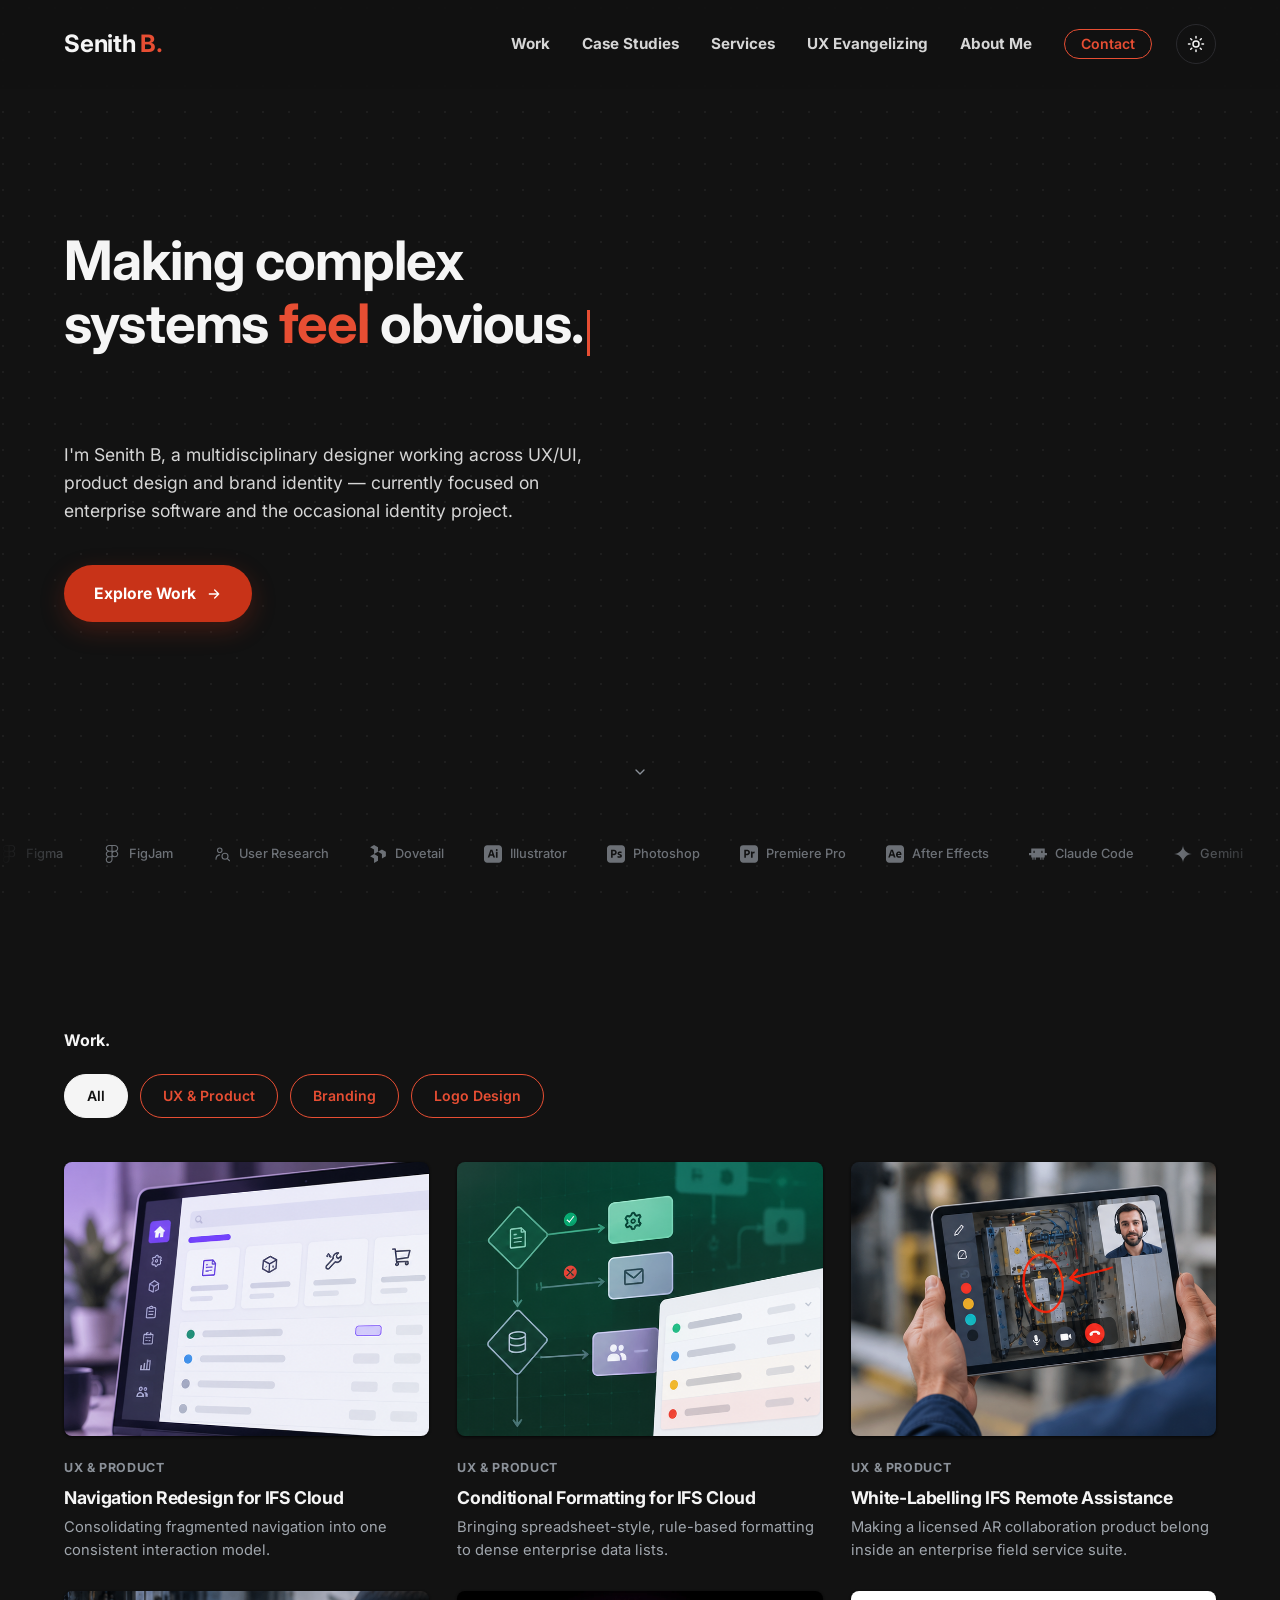
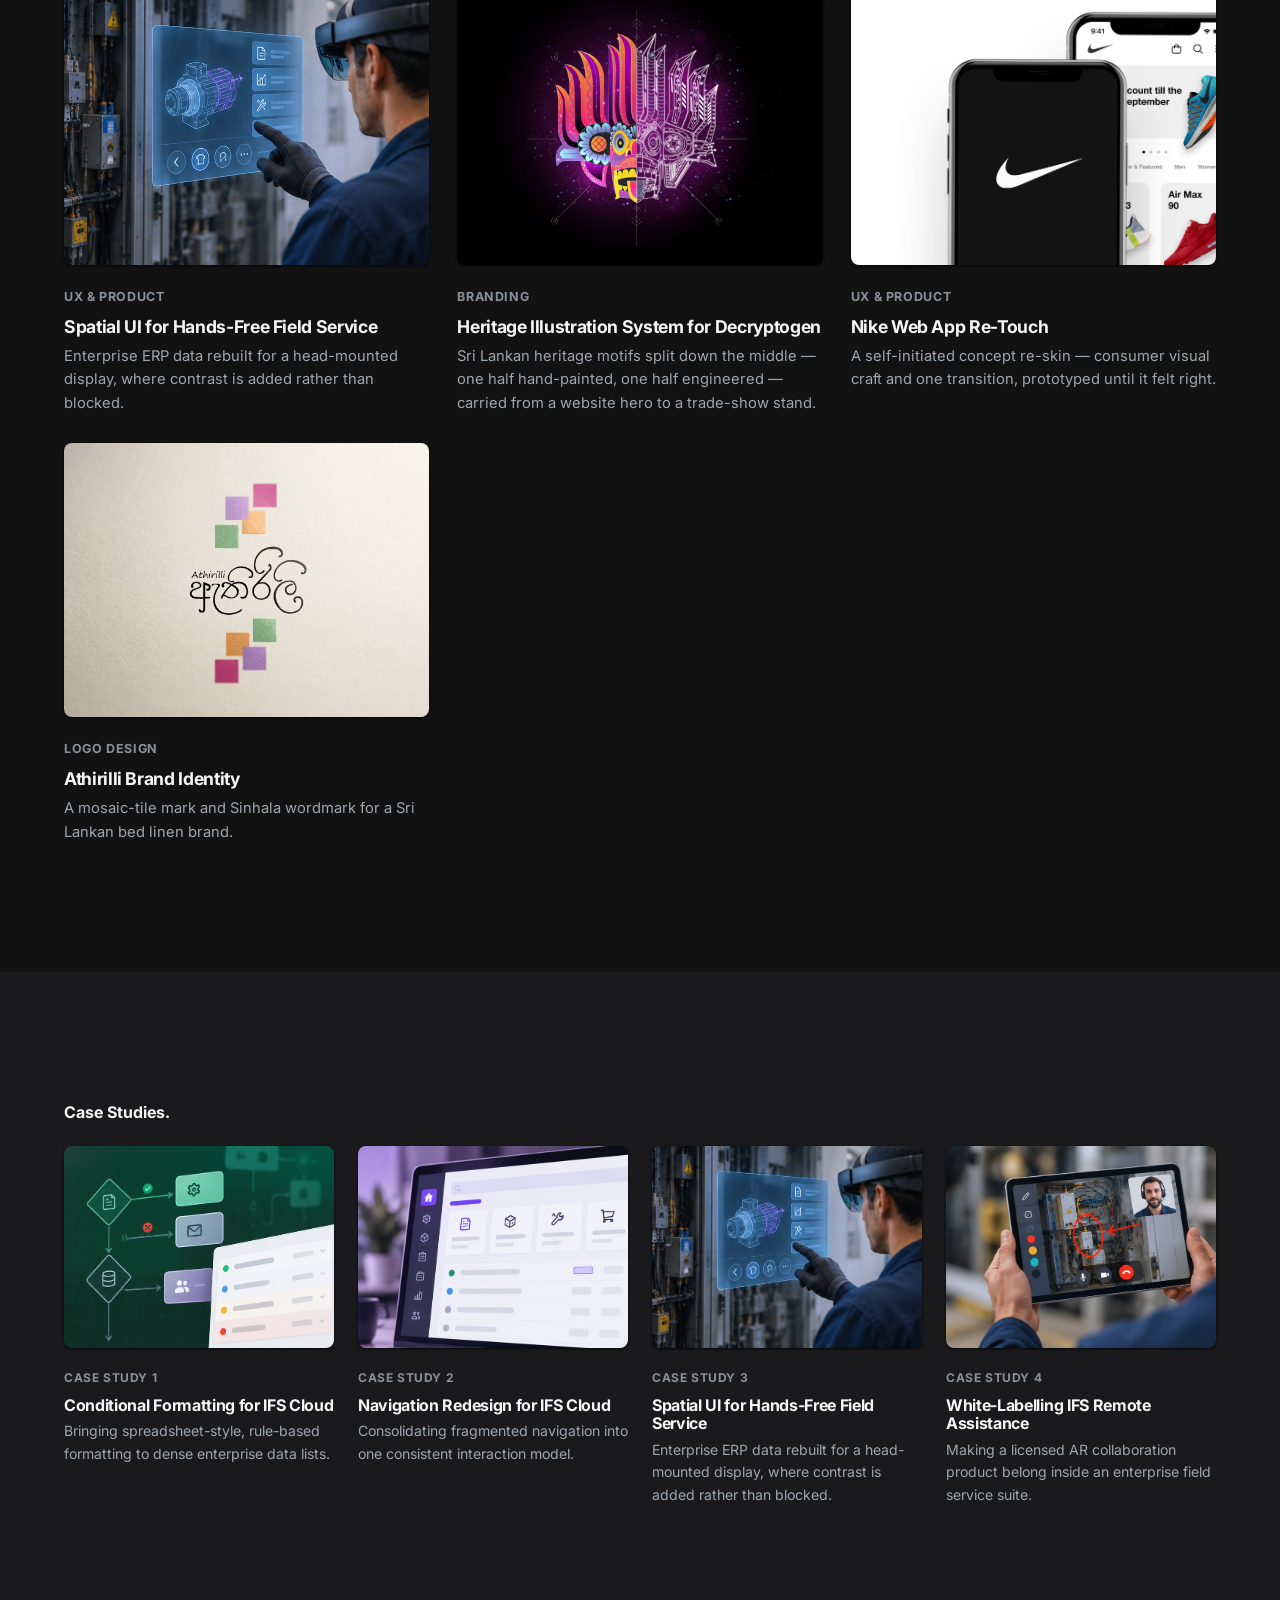
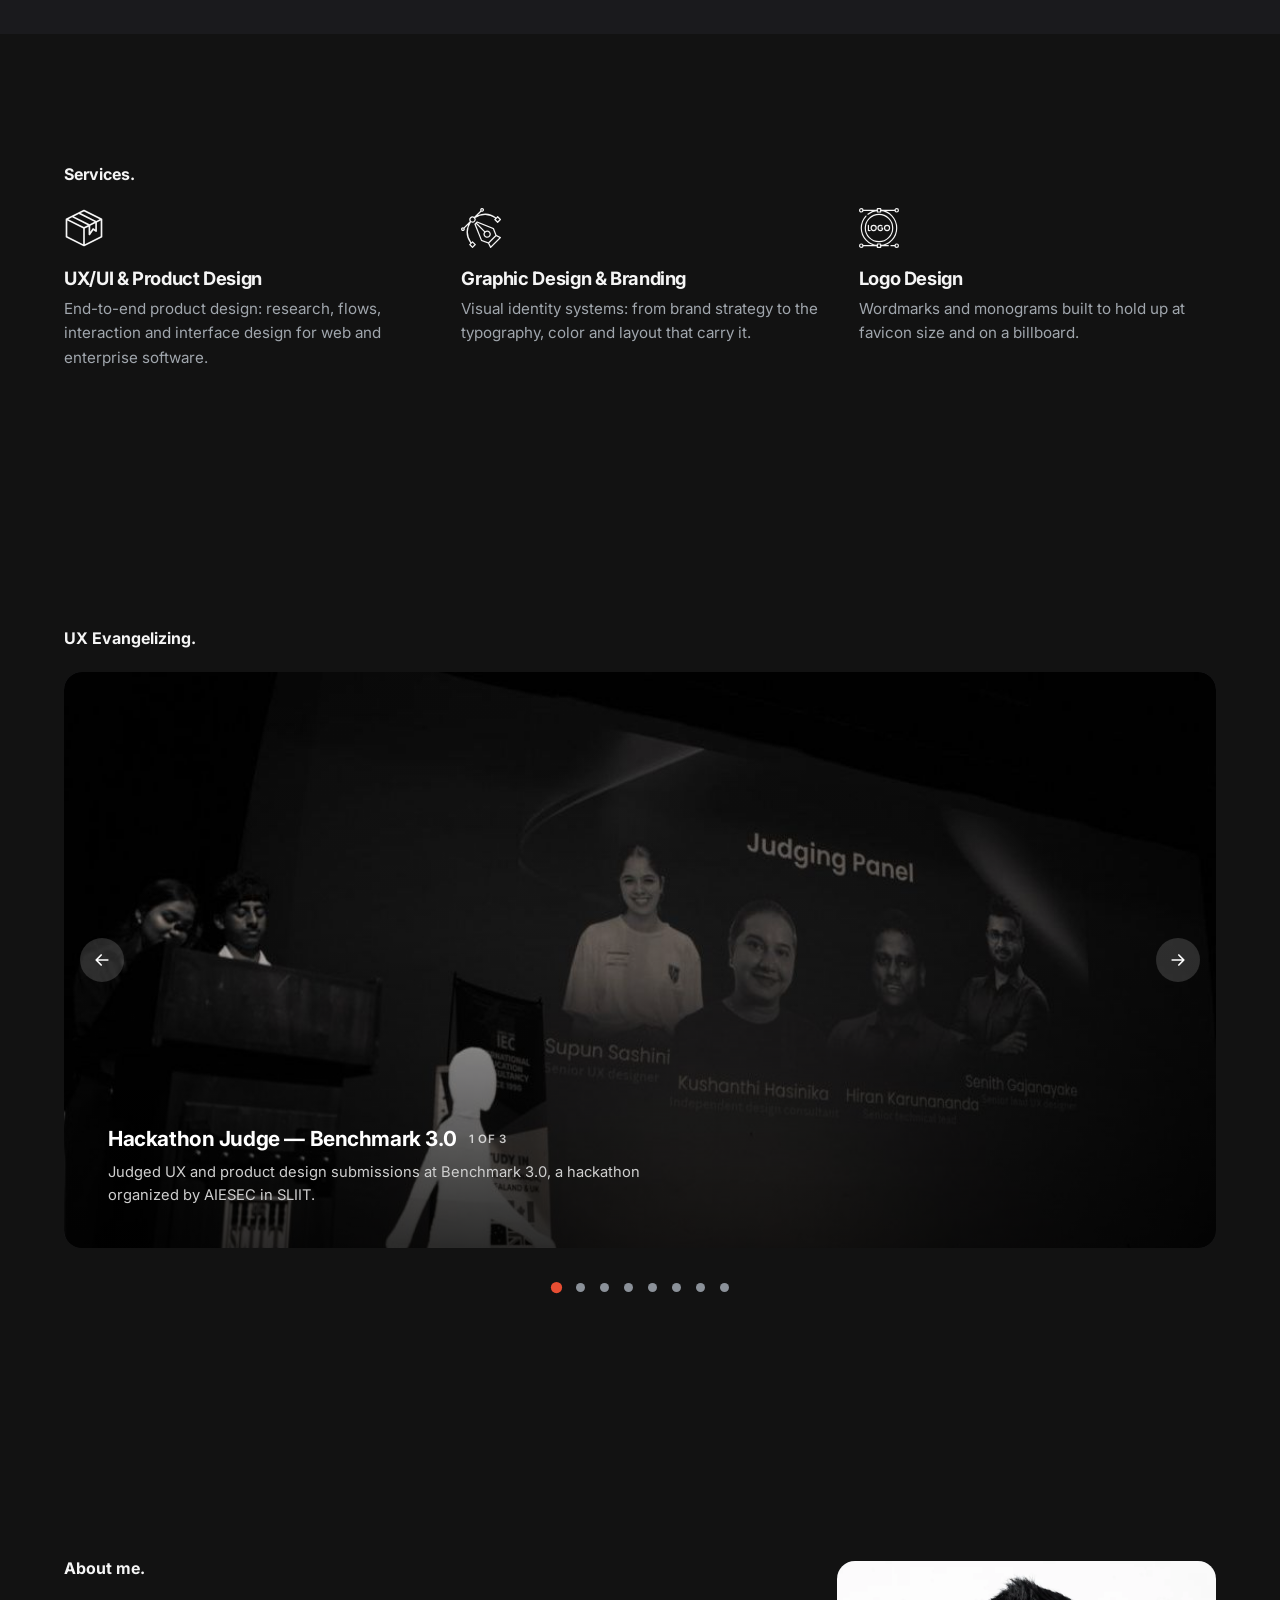
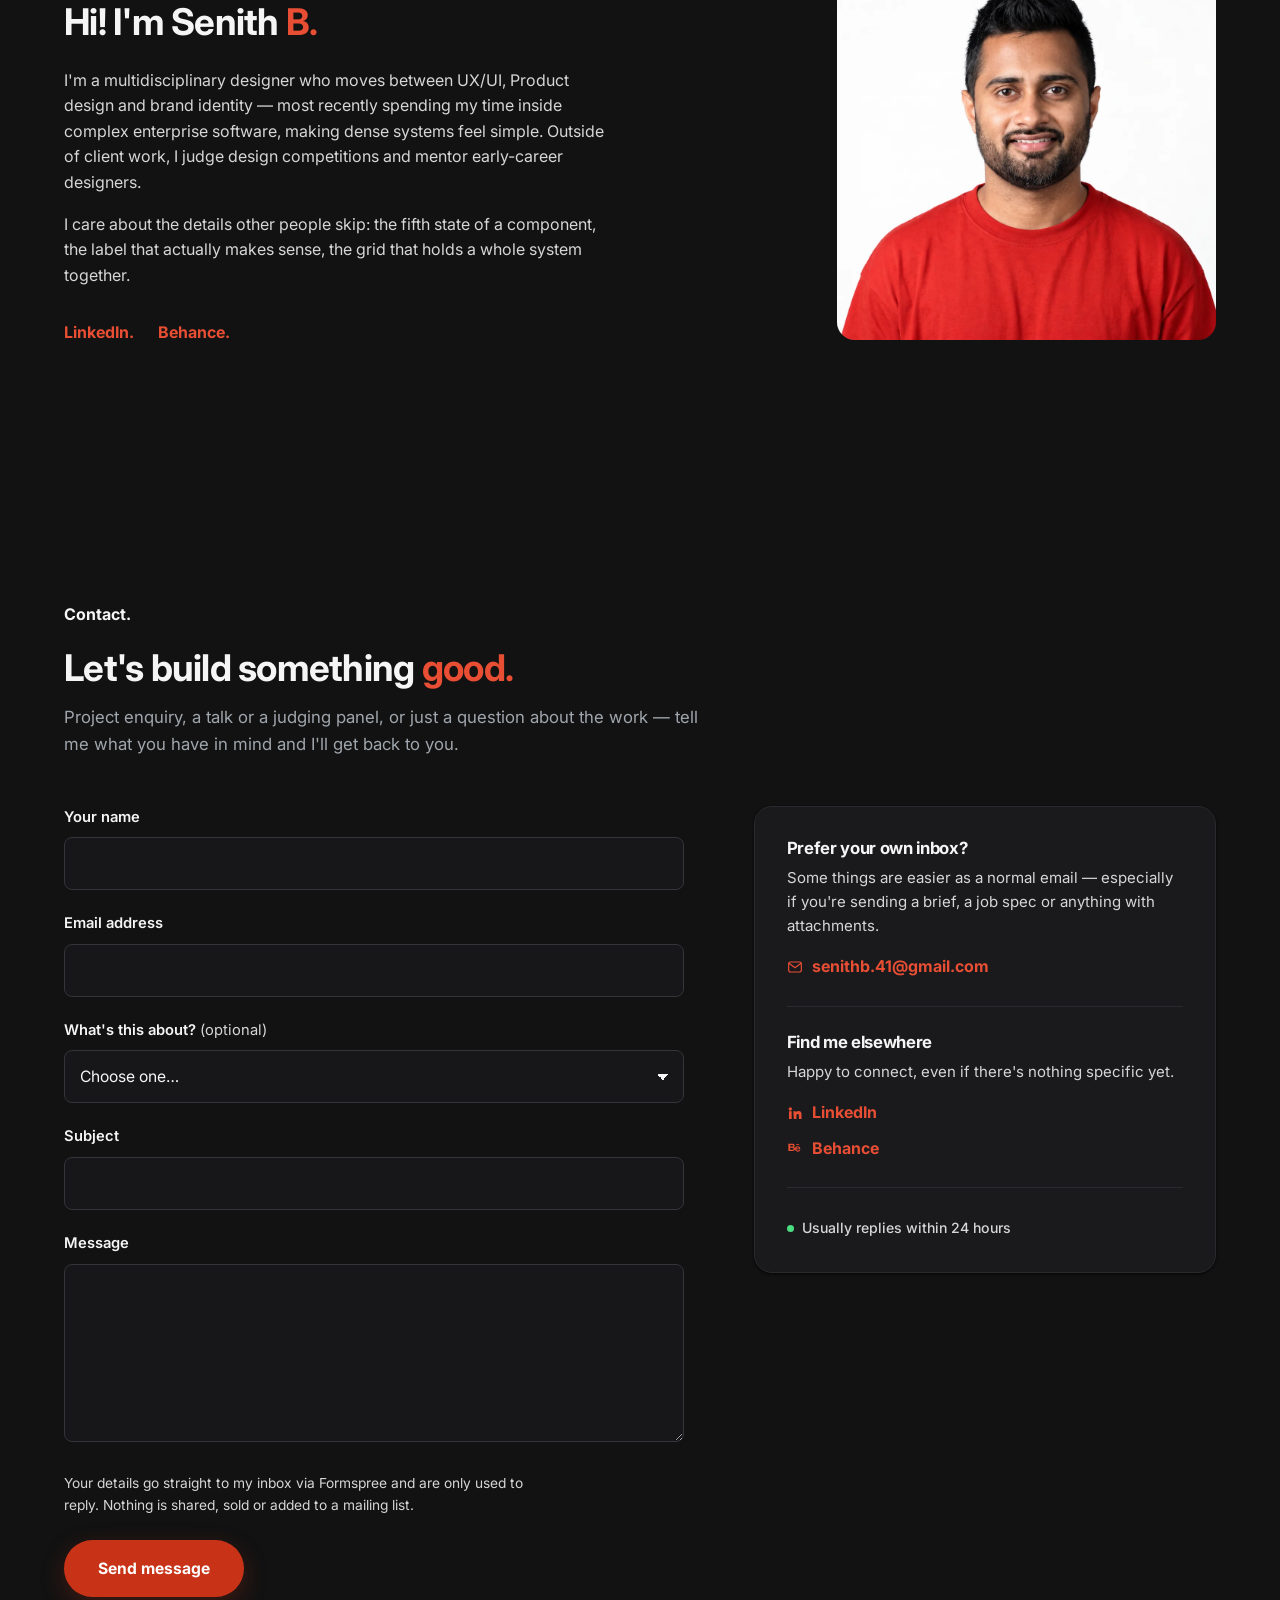
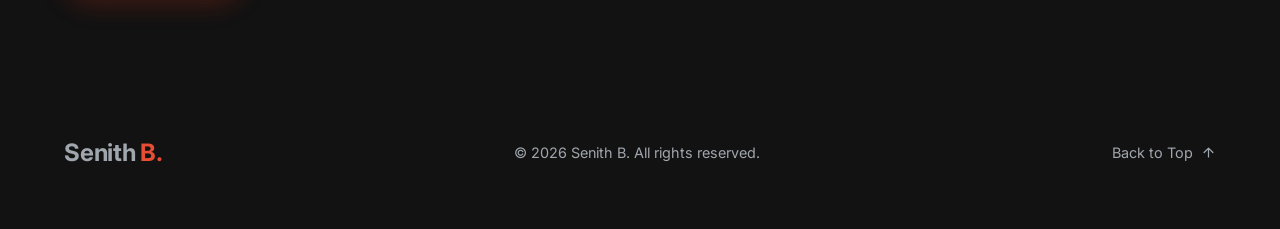
<file: index.html>
<!DOCTYPE html>
<html lang="en">
<head>
<meta charset="UTF-8">
<meta name="viewport" content="width=device-width, initial-scale=1.0">
<title>Senith B. — Product &amp; UX Designer</title>
<meta name="description" content="Portfolio of Senith B., a multidisciplinary designer working across UX/UI, product design and brand identity.">
<script>
(function () {
  try {
    if (localStorage.getItem('theme') === 'light') {
      document.documentElement.setAttribute('data-theme', 'light');
    }
  } catch (e) {}
})();
</script>
<!-- Social preview and icons.
     Pasting the site link into LinkedIn, Slack or an email renders a card
     rather than a bare url.
     Crawlers require ABSOLUTE urls, so the site base is written out in full
     below. These are the ONLY absolute urls in the project -- everything else
     is relative. When the custom domain goes live, this block is the one
     place to update. -->
<meta property="og:url" content="https://segalk.github.io/senithb/">
<link rel="canonical" href="https://segalk.github.io/senithb/">
<meta property="og:type" content="website">
<meta property="og:site_name" content="Senith B.">
<meta property="og:title" content="Senith B. — Product &amp; UX Designer">
<meta property="og:description" content="Portfolio of Senith B., a multidisciplinary designer working across UX/UI, product design and brand identity.">
<meta property="og:image" content="https://segalk.github.io/senithb/images/meta/og-card.jpg">
<meta property="og:image:width" content="1200">
<meta property="og:image:height" content="630">
<meta property="og:image:alt" content="Senith B., product and UX designer">
<meta name="twitter:card" content="summary_large_image">
<meta name="twitter:title" content="Senith B. — Product &amp; UX Designer">
<meta name="twitter:description" content="Portfolio of Senith B., a multidisciplinary designer working across UX/UI, product design and brand identity.">
<meta name="twitter:image" content="https://segalk.github.io/senithb/images/meta/og-card.jpg">
<meta name="author" content="Senith B.">
<!-- No article:published_time. This is a portfolio, not an article: it has no
     publication date, and inventing one to satisfy a scraper's advisory field
     would be asserting something untrue. og:type stays "website" for the same
     reason, even though LinkedIn buckets it as Article in its own UI. -->
<meta name="theme-color" content="#121212">
<link rel="icon" href="images/meta/favicon-32.png" sizes="32x32" type="image/png">
<link rel="icon" href="images/meta/favicon-16.png" sizes="16x16" type="image/png">
<link rel="apple-touch-icon" href="images/meta/apple-touch-icon.png">
<link rel="preconnect" href="https://fonts.googleapis.com">
<link rel="preconnect" href="https://fonts.gstatic.com" crossorigin>
<link href="https://fonts.googleapis.com/css2?family=Inter:wght@400;500;600;700;800&display=swap" rel="stylesheet">
<link rel="stylesheet" href="css/style.css">
</head>
<body>

<!-- Icon sprite (no external icon font/CDN needed) -->
<svg style="display:none">
  <symbol id="icon-arrow-right" viewBox="0 0 24 24" fill="none" stroke="currentColor" stroke-width="2" stroke-linecap="round" stroke-linejoin="round"><path d="M5 12h14M13 6l6 6-6 6"/></symbol>
  <symbol id="icon-arrow-left" viewBox="0 0 24 24" fill="none" stroke="currentColor" stroke-width="2" stroke-linecap="round" stroke-linejoin="round"><path d="M19 12H5M11 18l-6-6 6-6"/></symbol>
  <symbol id="icon-arrow-up" viewBox="0 0 24 24" fill="none" stroke="currentColor" stroke-width="2" stroke-linecap="round" stroke-linejoin="round"><path d="M12 19V5M5 12l7-7 7 7"/></symbol>
  <symbol id="icon-chevron-down" viewBox="0 0 24 24" fill="none" stroke="currentColor" stroke-width="2" stroke-linecap="round" stroke-linejoin="round"><path d="M6 9l6 6 6-6"/></symbol>
  <symbol id="icon-user" viewBox="0 0 24 24" fill="none" stroke="currentColor" stroke-width="1.5" stroke-linecap="round" stroke-linejoin="round"><circle cx="12" cy="8" r="4"/><path d="M4 21c0-4.4 3.6-8 8-8s8 3.6 8 8"/></symbol>
  <symbol id="icon-sun" viewBox="0 0 24 24" fill="none" stroke="currentColor" stroke-width="2" stroke-linecap="round" stroke-linejoin="round"><circle cx="12" cy="12" r="4"/><path d="M12 2v2M12 20v2M4.93 4.93l1.41 1.41M17.66 17.66l1.41 1.41M2 12h2M20 12h2M4.93 19.07l1.41-1.41M17.66 6.34l1.41-1.41"/></symbol>
  <symbol id="icon-moon" viewBox="0 0 24 24" fill="none" stroke="currentColor" stroke-width="2" stroke-linecap="round" stroke-linejoin="round"><path d="M21 12.79A9 9 0 1 1 11.21 3 7 7 0 0 0 21 12.79z"/></symbol>

  <!-- Service icons: supplied vector SVGs, re-pointed at currentColor so
       they follow the theme like every other icon on the page. -->
  <symbol id="icon-svc-product" viewBox="0 0 96 96" fill="currentColor"><path id="Product_Package" d="m90.895 25.211-42-21c-.563-.281-1.227-.281-1.789 0l-42 21c-.678.339-1.106 1.031-1.106 1.789v42c0 .758.428 1.45 1.105 1.789l42 21c.282.141.588.211.895.211s.613-.07.895-.211l42-21c.677-.339 1.105-1.031 1.105-1.789v-42c0-.758-.428-1.45-1.105-1.789zm-42.895-16.975 37.528 18.764-8.028 4.014-37.527-18.764zm13.5 30.778-37.528-18.764 11.528-5.764 37.528 18.764zm1.5 3.722 12-6v14.877l-3.838-2.741c-.435-.311-.979-.434-1.506-.343-.527.093-.996.392-1.301.832l-5.355 7.737zm-43.5-20.25 37.527 18.764-9.027 4.514-37.528-18.764zm-11.5 7.75 38 19v37.527l-38-19zm42 56.528v-37.528l9-4.5v18.764c0 .875.568 1.648 1.403 1.909.198.062.398.091.597.091.644 0 1.264-.312 1.645-.861l7.845-11.331 5.349 3.82c.61.435 1.412.494 2.077.15.665-.342 1.084-1.029 1.084-1.778v-20.764l9-4.5v37.527z"/></symbol>
  <symbol id="icon-svc-graphic" viewBox="0 0 128 128" fill="currentColor"><path d="m126.89 93.13-13.12-6.56-8.35-21.72a2 2 0 0 0 -1.12-1.14l-51.81-20.71a2 2 0 0 0 -2.15.44l-6.91 6.91a2 2 0 0 0 -.43 2.14l20.71 51.81a2 2 0 0 0 1.14 1.12l21.72 8.35 6.56 13.12a2 2 0 0 0 1.47 1.11 1.73 1.73 0 0 0 .32 0 2 2 0 0 0 1.41-.59l31.08-31.08a2 2 0 0 0 .59-1.73 2 2 0 0 0 -1.11-1.47zm-79.7-40.9 1.11-1.1 25.79 25.79a11.77 11.77 0 1 0 2.83-2.83l-25.79-25.79 1.1-1.11 49.77 19.91 7.85 20.42-22.33 22.33-20.42-7.85zm36.51 23.7a7.77 7.77 0 1 1 -5.5 2.27 7.78 7.78 0 0 1 5.5-2.27zm11.77 46.69-5-10 22.13-22.13 10 5z"/><path d="m38.25 107a2.06 2.06 0 0 0 -2.83 0l-2.54 2.54a54.91 54.91 0 0 1 -1-63.74 10.26 10.26 0 0 0 13.96-13.89 54.91 54.91 0 0 1 63.74 1l-2.58 2.51a2 2 0 0 0 -.58 1.41 2 2 0 0 0 .58 1.42l8.82 8.75a2 2 0 0 0 2.82 0l8.77-8.77a2 2 0 0 0 0-2.83l-8.77-8.77a2 2 0 0 0 -2.82 0l-3.39 3.37a58.91 58.91 0 0 0 -59.1-6.87l11.53-11.5a6.13 6.13 0 1 0 -2.86-2.83l-19.46 19.49a10.27 10.27 0 0 0 -14.25 14.25l-19.49 19.46a6.14 6.14 0 1 0 2.83 2.83l11.53-11.5a58.91 58.91 0 0 0 6.84 59.1l-3.38 3.39a2 2 0 0 0 0 2.82l8.77 8.77a2 2 0 0 0 1.41.59 2 2 0 0 0 1.42-.59l8.78-8.77a2 2 0 0 0 0-2.82zm79-76.15 5.94 5.94-5.94 5.94-5.94-5.94zm-51.25-26.22a2.13 2.13 0 1 1 0 3 2.12 2.12 0 0 1 0-3zm-33.6 27.77a6.25 6.25 0 0 1 8.86 0 6.27 6.27 0 1 1 -8.86 0zm-24.76 36.6a2.13 2.13 0 0 1 -3-3 2.14 2.14 0 0 1 3 0 2.12 2.12 0 0 1 0 3zm29.19 54.13-5.94-5.94 5.94-5.94 5.94 5.94z"/></symbol>
  <symbol id="icon-svc-logo-design" viewBox="0 0 512 512" fill="none" stroke="currentColor"><g> <path style="fill:none;stroke:currentColor;stroke-width:15;stroke-linecap:round;stroke-linejoin:round;stroke-miterlimit:10;" d="&#10;&#9;&#9;M88.866,103.132C51.995,143.42,29.5,197.083,29.5,256c0,117.67,89.73,214.38,204.5,225.44"/> <path style="fill:none;stroke:currentColor;stroke-width:15;stroke-linecap:round;stroke-linejoin:round;stroke-miterlimit:10;" d="&#10;&#9;&#9;M234,30.56c-45.173,4.353-86.467,21.975-119.937,48.921"/> <path style="fill:none;stroke:currentColor;stroke-width:15;stroke-linecap:round;stroke-linejoin:round;stroke-miterlimit:10;" d="&#10;&#9;&#9;M278,30.56C392.77,41.62,482.5,138.33,482.5,256S392.77,470.38,278,481.44"/> <circle style="fill:none;stroke:currentColor;stroke-width:15;stroke-linecap:round;stroke-linejoin:round;stroke-miterlimit:10;" cx="256" cy="256" r="175.367"/> <g> <g> <path style="fill:none;stroke:currentColor;stroke-width:15;stroke-linecap:round;stroke-linejoin:round;stroke-miterlimit:10;" d="&#10;&#9;&#9;&#9;&#9;M120.381,223.457v65.032c0.719,0.123,22.791,0,22.791,0"/> </g> <g> <path style="fill:none;stroke:currentColor;stroke-width:15;stroke-linecap:round;stroke-linejoin:round;stroke-miterlimit:10;" d="&#10;&#9;&#9;&#9;&#9;M293.85,229.014c-5.194-3.509-11.455-5.558-18.195-5.558c-17.973,0-32.543,14.57-32.543,32.543s14.57,32.543,32.543,32.543&#10;&#9;&#9;&#9;&#9;s28.093-14.57,28.093-32.543h-19.47"/> </g> <circle style="fill:none;stroke:currentColor;stroke-width:15;stroke-linecap:round;stroke-linejoin:round;stroke-miterlimit:10;" cx="187.784" cy="256" r="32.543"/> <circle style="fill:none;stroke:currentColor;stroke-width:15;stroke-linecap:round;stroke-linejoin:round;stroke-miterlimit:10;" cx="359.076" cy="256" r="32.543"/> </g> <g> <line style="fill:none;stroke:currentColor;stroke-width:15;stroke-linecap:round;stroke-linejoin:round;stroke-miterlimit:10;" x1="460.5" y1="29.5" x2="278" y2="29.5"/> <line style="fill:none;stroke:currentColor;stroke-width:15;stroke-linecap:round;stroke-linejoin:round;stroke-miterlimit:10;" x1="234" y1="29.5" x2="51.5" y2="29.5"/> <path style="fill:none;stroke:currentColor;stroke-width:15;stroke-linecap:round;stroke-linejoin:round;stroke-miterlimit:10;" d="&#10;&#9;&#9;&#9;M7.5,29.5L7.5,29.5c0-12.15,9.85-22,22-22h0c12.15,0,22,9.85,22,22v0c0,12.15-9.85,22-22,22h0C17.35,51.5,7.5,41.65,7.5,29.5z"/> <path style="fill:none;stroke:currentColor;stroke-width:15;stroke-linecap:round;stroke-linejoin:round;stroke-miterlimit:10;" d="&#10;&#9;&#9;&#9;M460.5,29.5L460.5,29.5c0-12.15,9.85-22,22-22h0c12.15,0,22,9.85,22,22v0c0,12.15-9.85,22-22,22h0&#10;&#9;&#9;&#9;C470.35,51.5,460.5,41.65,460.5,29.5z"/> <path style="fill:none;stroke:currentColor;stroke-width:15;stroke-linecap:round;stroke-linejoin:round;stroke-miterlimit:10;" d="&#10;&#9;&#9;&#9;M234,46.5v-34c0-2.761,2.239-5,5-5h34c2.761,0,5,2.239,5,5v34c0,2.761-2.239,5-5,5h-34C236.239,51.5,234,49.261,234,46.5z"/> </g> <g> <line style="fill:none;stroke:currentColor;stroke-width:15;stroke-linecap:round;stroke-linejoin:round;stroke-miterlimit:10;" x1="374.795" y1="482.5" x2="278" y2="482.5"/> <line style="fill:none;stroke:currentColor;stroke-width:15;stroke-linecap:round;stroke-linejoin:round;stroke-miterlimit:10;" x1="460.5" y1="482.5" x2="409.795" y2="482.5"/> <line style="fill:none;stroke:currentColor;stroke-width:15;stroke-linecap:round;stroke-linejoin:round;stroke-miterlimit:10;" x1="234" y1="482.5" x2="51.5" y2="482.5"/> <path style="fill:none;stroke:currentColor;stroke-width:15;stroke-linecap:round;stroke-linejoin:round;stroke-miterlimit:10;" d="&#10;&#9;&#9;&#9;M7.5,482.5L7.5,482.5c0-12.15,9.85-22,22-22h0c12.15,0,22,9.85,22,22v0c0,12.15-9.85,22-22,22h0C17.35,504.5,7.5,494.65,7.5,482.5&#10;&#9;&#9;&#9;z"/> <path style="fill:none;stroke:currentColor;stroke-width:15;stroke-linecap:round;stroke-linejoin:round;stroke-miterlimit:10;" d="&#10;&#9;&#9;&#9;M460.5,482.5L460.5,482.5c0-12.15,9.85-22,22-22h0c12.15,0,22,9.85,22,22v0c0,12.15-9.85,22-22,22h0&#10;&#9;&#9;&#9;C470.35,504.5,460.5,494.65,460.5,482.5z"/> <path style="fill:none;stroke:currentColor;stroke-width:15;stroke-linecap:round;stroke-linejoin:round;stroke-miterlimit:10;" d="&#10;&#9;&#9;&#9;M234,499.5v-34c0-2.761,2.239-5,5-5h34c2.761,0,5,2.239,5,5v34c0,2.761-2.239,5-5,5h-34C236.239,504.5,234,502.261,234,499.5z"/> </g> </g></symbol>

  <!-- Tech-stack marks: official monochrome logos (Simple Icons, CC0 —
       fetched via the npm registry; Adobe's and OpenAI's marks needed an
       older published package version, since both were pulled from the
       latest release after trademark takedown requests, though the
       already-published historical npm tarballs remain available). All
       render in currentColor so they pick up the marquee's own muted,
       theme-adaptive color — no brand colors. "User Research" isn't a
       specific branded product, so it stays a simple original glyph. -->
  <symbol id="logo-figma" viewBox="0 0 24 24" fill="currentColor"><path d="M15.852 8.981h-4.588V0h4.588c2.476 0 4.49 2.014 4.49 4.49s-2.014 4.491-4.49 4.491zM12.735 7.51h3.117c1.665 0 3.019-1.355 3.019-3.019s-1.355-3.019-3.019-3.019h-3.117V7.51zm0 1.471H8.148c-2.476 0-4.49-2.014-4.49-4.49S5.672 0 8.148 0h4.588v8.981zm-4.587-7.51c-1.665 0-3.019 1.355-3.019 3.019s1.354 3.02 3.019 3.02h3.117V1.471H8.148zm4.587 15.019H8.148c-2.476 0-4.49-2.014-4.49-4.49s2.014-4.49 4.49-4.49h4.588v8.98zM8.148 8.981c-1.665 0-3.019 1.355-3.019 3.019s1.355 3.019 3.019 3.019h3.117V8.981H8.148zM8.172 24c-2.489 0-4.515-2.014-4.515-4.49s2.014-4.49 4.49-4.49h4.588v4.441c0 2.503-2.047 4.539-4.563 4.539zm-.024-7.51a3.023 3.023 0 0 0-3.019 3.019c0 1.665 1.365 3.019 3.044 3.019 1.705 0 3.093-1.376 3.093-3.068v-2.97H8.148zm7.704 0h-.098c-2.476 0-4.49-2.014-4.49-4.49s2.014-4.49 4.49-4.49h.098c2.476 0 4.49 2.014 4.49 4.49s-2.014 4.49-4.49 4.49zm-.097-7.509c-1.665 0-3.019 1.355-3.019 3.019s1.355 3.019 3.019 3.019h.098c1.665 0 3.019-1.355 3.019-3.019s-1.355-3.019-3.019-3.019h-.098z"/></symbol>
  <symbol id="logo-dovetail" viewBox="0 0 24 24" fill="currentColor"><path d="M6.75 0 1.5 3l5.25 3v6L12 9V3Zm0 12L1.5 15l5.25 3v6L12 21v-6Zm10.5-6L12 8.966 17.25 12v6l5.25-3V9Z"/></symbol>
  <symbol id="logo-claude-code" viewBox="0 0 24 24" fill="currentColor"><path d="M21 10.5h3v3h-3v3h-1.5v3H18v-3h-1.5v3H15v-3H9v3H7.5v-3H6v3H4.5v-3H3v-3H0v-3h3v-6h18Zm-15 0h1.5v-3H6Zm10.5 0H18v-3h-1.5z"/></symbol>
  <symbol id="logo-gemini" viewBox="0 0 24 24" fill="currentColor"><path d="M11.04 19.32Q12 21.51 12 24q0-2.49.93-4.68.96-2.19 2.58-3.81t3.81-2.55Q21.51 12 24 12q-2.49 0-4.68-.93a12.3 12.3 0 0 1-3.81-2.58 12.3 12.3 0 0 1-2.58-3.81Q12 2.49 12 0q0 2.49-.96 4.68-.93 2.19-2.55 3.81a12.3 12.3 0 0 1-3.81 2.58Q2.49 12 0 12q2.49 0 4.68.96 2.19.93 3.81 2.55t2.55 3.81"/></symbol>
  <symbol id="logo-user-research" viewBox="0 0 24 24" fill="none" stroke="currentColor" stroke-width="1.5" stroke-linecap="round" stroke-linejoin="round"><circle cx="9" cy="7" r="3"/><path d="M4 19c0-3 2.1-5.4 4.8-5.9"/><circle cx="16" cy="15" r="4"/><path d="M19.2 18.2 22 21"/></symbol>
  <symbol id="logo-illustrator" viewBox="0 0 24 24" fill="currentColor"><path d="M10.53 10.73c-.1-.31-.19-.61-.29-.92-.1-.31-.19-.6-.27-.89-.08-.28-.15-.54-.22-.78h-.02c-.09.43-.2.86-.34 1.29-.15.48-.3.98-.46 1.48-.14.51-.29.98-.44 1.4h2.54c-.06-.211-.14-.46-.23-.721-.09-.269-.18-.559-.27-.859zM19.75.3H4.25C1.9.3 0 2.2 0 4.55v14.9c0 2.35 1.9 4.25 4.25 4.25h15.5c2.35 0 4.25-1.9 4.25-4.25V4.55C24 2.2 22.1.3 19.75.3zM14.7 16.83h-2.091c-.069.01-.139-.04-.159-.11l-.82-2.38H7.91l-.76 2.35c-.02.09-.1.15-.19.141H5.08c-.11 0-.14-.061-.11-.18L8.19 7.38c.03-.1.06-.21.1-.33.04-.21.06-.43.06-.65-.01-.05.03-.1.08-.11h2.59c.08 0 .12.03.13.08l3.65 10.3c.03.109 0 .16-.1.16zm3.4-.15c0 .11-.039.16-.129.16H16.01c-.1 0-.15-.061-.15-.16v-7.7c0-.1.041-.14.131-.14h1.98c.09 0 .129.05.129.14v7.7zm-.209-9.03c-.231.24-.571.37-.911.35-.33.01-.65-.12-.891-.35-.23-.25-.35-.58-.34-.92-.01-.34.12-.66.359-.89.242-.23.562-.35.892-.35.391 0 .689.12.91.35.22.24.34.56.33.89.01.34-.11.67-.349.92z"/></symbol>
  <symbol id="logo-photoshop" viewBox="0 0 24 24" fill="currentColor"><path d="M9.85 8.42c-.37-.15-.77-.21-1.18-.2-.26 0-.49 0-.68.01-.2-.01-.34 0-.41.01v3.36c.14.01.27.02.39.02h.53c.39 0 .78-.06 1.15-.18.32-.09.6-.28.82-.53.21-.25.31-.59.31-1.03.01-.31-.07-.62-.23-.89-.17-.26-.41-.46-.7-.57zM19.75.3H4.25C1.9.3 0 2.2 0 4.55v14.899c0 2.35 1.9 4.25 4.25 4.25h15.5c2.35 0 4.25-1.9 4.25-4.25V4.55C24 2.2 22.1.3 19.75.3zm-7.391 11.65c-.399.56-.959.98-1.609 1.22-.68.25-1.43.34-2.25.34-.24 0-.4 0-.5-.01s-.24-.01-.43-.01v3.209c.01.07-.04.131-.11.141H5.52c-.08 0-.12-.041-.12-.131V6.42c0-.07.03-.11.1-.11.17 0 .33 0 .56-.01.24-.01.49-.01.76-.02s.56-.01.87-.02c.31-.01.61-.01.91-.01.82 0 1.5.1 2.06.31.5.17.96.45 1.34.82.32.32.57.71.73 1.14.149.42.229.85.229 1.3.001.86-.199 1.57-.6 2.13zm7.091 3.89c-.28.4-.671.709-1.12.891-.49.209-1.09.318-1.811.318-.459 0-.91-.039-1.359-.129-.35-.061-.7-.17-1.02-.32-.07-.039-.121-.109-.111-.189v-1.74c0-.029.011-.07.041-.09.029-.02.06-.01.09.01.39.23.8.391 1.24.49.379.1.779.15 1.18.15.38 0 .65-.051.83-.141.16-.07.27-.24.27-.42 0-.141-.08-.27-.24-.4-.16-.129-.489-.279-.979-.471-.51-.18-.979-.42-1.42-.719-.31-.221-.569-.51-.761-.85-.159-.32-.239-.67-.229-1.021 0-.43.12-.84.341-1.21.25-.4.619-.72 1.049-.92.469-.239 1.059-.349 1.769-.349.41 0 .83.03 1.24.09.3.04.59.12.86.23.039.01.08.05.1.09.01.04.02.08.02.12v1.63c0 .04-.02.08-.05.1-.09.02-.14.02-.18 0-.3-.16-.62-.27-.96-.34-.37-.08-.74-.13-1.12-.13-.2-.01-.41.02-.601.07-.129.03-.24.1-.31.2-.05.08-.08.18-.08.27s.04.18.101.26c.09.11.209.2.34.27.229.12.47.23.709.33.541.18 1.061.43 1.541.73.33.209.6.49.789.83.16.318.24.67.23 1.029.011.471-.129.94-.389 1.331z"/></symbol>
  <symbol id="logo-premiere" viewBox="0 0 24 24" fill="currentColor"><path d="M10.15 8.42a2.93 2.93 0 00-1.18-.2 13.9 13.9 0 00-1.09.02v3.36l.39.02h.53c.39 0 .78-.06 1.15-.18.32-.09.6-.28.82-.53.21-.25.31-.59.31-1.03a1.45 1.45 0 00-.93-1.46zM19.75.3H4.25A4.25 4.25 0 000 4.55v14.9c0 2.35 1.9 4.25 4.25 4.25h15.5c2.35 0 4.25-1.9 4.25-4.25V4.55C24 2.2 22.1.3 19.75.3zm-7.09 11.65c-.4.56-.96.98-1.61 1.22-.68.25-1.43.34-2.25.34l-.5-.01-.43-.01v3.21a.12.12 0 01-.11.14H5.82c-.08 0-.12-.04-.12-.13V6.42c0-.07.03-.11.1-.11l.56-.01.76-.02.87-.02.91-.01c.82 0 1.5.1 2.06.31.5.17.96.45 1.34.82.32.32.57.71.73 1.14.15.42.23.85.23 1.3 0 .86-.2 1.57-.6 2.13zm6.82-3.15v1.95c0 .08-.05.11-.16.11a4.35 4.35 0 00-1.92.37c-.19.09-.37.21-.51.37v5.1c0 .1-.04.14-.13.14h-1.97a.14.14 0 01-.16-.12v-5.58l-.01-.75-.02-.78c0-.23-.02-.45-.04-.68a.1.1 0 01.07-.11h1.78c.1 0 .18.07.2.16a3.03 3.03 0 01.13.92c.3-.35.67-.64 1.08-.86a3.1 3.1 0 011.52-.39c.07-.01.13.04.14.11v.04z"/></symbol>
  <symbol id="logo-aftereffects" viewBox="0 0 24 24" fill="currentColor"><path d="M8.54 10.73c-.1-.31-.19-.61-.29-.92s-.19-.6-.27-.89c-.08-.28-.15-.54-.22-.78h-.02c-.09.43-.2.86-.34 1.29-.15.48-.3.98-.46 1.48-.13.51-.29.98-.44 1.4h2.54c-.06-.21-.14-.46-.23-.72-.09-.27-.18-.56-.27-.86zm8.58-.29c-.55-.03-1.07.26-1.33.76-.12.23-.19.47-.22.72h2.109c.26 0 .45 0 .57-.01.08-.01.16-.03.23-.08v-.1c0-.13-.021-.25-.061-.37-.178-.56-.708-.94-1.298-.92zM19.75.3H4.25C1.9.3 0 2.2 0 4.55v14.9c0 2.35 1.9 4.25 4.25 4.25h15.5c2.35 0 4.25-1.9 4.25-4.25V4.55C24 2.2 22.1.3 19.75.3zm-7.04 16.511h-2.09c-.07.01-.14-.041-.16-.11l-.82-2.4H5.92l-.76 2.36c-.02.09-.1.15-.19.14H3.09c-.11 0-.14-.06-.11-.18L6.2 7.39c.03-.1.06-.19.1-.31.04-.21.06-.43.06-.65-.01-.05.03-.1.08-.11h2.59c.07 0 .12.03.13.08l3.65 10.25c.03.11.001.161-.1.161zm7.851-3.991c-.021.189-.031.33-.041.42-.01.07-.069.13-.14.13-.06 0-.17.01-.33.021-.159.02-.35.029-.579.029-.23 0-.471-.04-.73-.04h-3.17c.039.31.14.62.31.89.181.271.431.48.729.601.4.17.841.26 1.281.25.35-.011.699-.04 1.039-.11.311-.039.61-.119.891-.23.05-.039.08-.02.08.08v1.531c0 .039-.01.08-.021.119-.021.03-.04.051-.069.07-.32.14-.65.24-1 .3-.471.09-.94.13-1.42.12-.761 0-1.4-.12-1.92-.35-.49-.211-.921-.541-1.261-.95-.319-.39-.55-.83-.69-1.31-.14-.471-.209-.961-.209-1.461 0-.539.08-1.07.25-1.59.16-.5.41-.96.75-1.37.33-.4.739-.72 1.209-.95.471-.23 1.03-.31 1.67-.31.531-.01 1.06.09 1.55.31.41.18.77.45 1.05.8.26.34.47.72.601 1.14.129.4.189.81.189 1.22 0 .24-.01.45-.019.64z"/></symbol>
  <symbol id="logo-chatgpt" viewBox="0 0 24 24" fill="currentColor"><path d="M22.2819 9.8211a5.9847 5.9847 0 0 0-.5157-4.9108 6.0462 6.0462 0 0 0-6.5098-2.9A6.0651 6.0651 0 0 0 4.9807 4.1818a5.9847 5.9847 0 0 0-3.9977 2.9 6.0462 6.0462 0 0 0 .7427 7.0966 5.98 5.98 0 0 0 .511 4.9107 6.051 6.051 0 0 0 6.5146 2.9001A5.9847 5.9847 0 0 0 13.2599 24a6.0557 6.0557 0 0 0 5.7718-4.2058 5.9894 5.9894 0 0 0 3.9977-2.9001 6.0557 6.0557 0 0 0-.7475-7.0729zm-9.022 12.6081a4.4755 4.4755 0 0 1-2.8764-1.0408l.1419-.0804 4.7783-2.7582a.7948.7948 0 0 0 .3927-.6813v-6.7369l2.02 1.1686a.071.071 0 0 1 .038.052v5.5826a4.504 4.504 0 0 1-4.4945 4.4944zm-9.6607-4.1254a4.4708 4.4708 0 0 1-.5346-3.0137l.142.0852 4.783 2.7582a.7712.7712 0 0 0 .7806 0l5.8428-3.3685v2.3324a.0804.0804 0 0 1-.0332.0615L9.74 19.9502a4.4992 4.4992 0 0 1-6.1408-1.6464zM2.3408 7.8956a4.485 4.485 0 0 1 2.3655-1.9728V11.6a.7664.7664 0 0 0 .3879.6765l5.8144 3.3543-2.0201 1.1685a.0757.0757 0 0 1-.071 0l-4.8303-2.7865A4.504 4.504 0 0 1 2.3408 7.872zm16.5963 3.8558L13.1038 8.364 15.1192 7.2a.0757.0757 0 0 1 .071 0l4.8303 2.7913a4.4944 4.4944 0 0 1-.6765 8.1042v-5.6772a.79.79 0 0 0-.407-.667zm2.0107-3.0231l-.142-.0852-4.7735-2.7818a.7759.7759 0 0 0-.7854 0L9.409 9.2297V6.8974a.0662.0662 0 0 1 .0284-.0615l4.8303-2.7866a4.4992 4.4992 0 0 1 6.6802 4.66zM8.3065 12.863l-2.02-1.1638a.0804.0804 0 0 1-.038-.0567V6.0742a4.4992 4.4992 0 0 1 7.3757-3.4537l-.142.0805L8.704 5.459a.7948.7948 0 0 0-.3927.6813zm1.0976-2.3654l2.602-1.4998 2.6069 1.4998v2.9994l-2.5974 1.4997-2.6067-1.4997Z"/></symbol>
</svg>

<!-- ===== Header ===== -->
<header class="site-header" id="siteHeader">
  <div class="container">
    <a href="#home" class="logo">Senith<span> B.</span></a>
    <div class="nav-wrap">
      <nav>
        <ul class="nav-list" id="navList">
          <li><a href="#work" class="active">Work</a></li>
          <li><a href="#case-studies">Case Studies</a></li>
          <li><a href="#services">Services</a></li>
          <li><a href="#evangelizing">UX Evangelizing</a></li>
          <li><a href="#about">About Me</a></li>
          <li><a href="#contact" class="nav-cta">Contact</a></li>
        </ul>
        <span class="nav-indicator" id="navIndicator" aria-hidden="true"></span>
      </nav>
      <button class="theme-toggle" id="themeToggle" aria-label="Switch to light theme" aria-pressed="false">
        <svg class="icon-sun"><use href="#icon-sun"/></svg>
        <svg class="icon-moon"><use href="#icon-moon"/></svg>
      </button>
      <button class="nav-toggle" id="navToggle" aria-label="Toggle navigation" aria-expanded="false">
        <span></span><span></span><span></span>
      </button>
    </div>
  </div>
</header>

<main>
  <!-- ===== Hero (full-viewport: hero + scroll cue + tech marquee together
       fill one screen, so Work starts fully below the fold on load) ===== -->
  <div class="hero-viewport">
    <canvas id="dotMesh" aria-hidden="true"></canvas>
    <section class="hero" id="home">
      <div class="container" data-reveal-group>
        <h1 class="reveal hero-heading">
          <span class="sr-only">Making complex systems feel obvious.</span>
          <span id="heroTypewriter" aria-hidden="true"></span><span class="hero-cursor" id="heroCursor" aria-hidden="true"></span>
        </h1>
        <p class="lead reveal">I'm Senith B, a multidisciplinary designer working across UX/UI, product design and brand identity — currently focused on enterprise software and the occasional identity project.</p>
        <a href="#work" class="hero-cta reveal" id="heroCta">Explore Work <svg width="16" height="16"><use href="#icon-arrow-right"/></svg></a>
      </div>
    </section>

    <span class="scroll-cue" aria-hidden="true">
      <svg width="16" height="16"><use href="#icon-chevron-down"/></svg>
    </span>

    <!-- ===== Tech Stack Marquee ===== -->
    <section class="tech-marquee reveal">
    <h2 class="sr-only">Tools I use</h2>
    <ul class="sr-only">
      <li>Figma</li><li>FigJam</li><li>User Research</li><li>Dovetail</li>
      <li>Adobe Illustrator</li><li>Adobe Photoshop</li><li>Adobe Premiere Pro</li><li>Adobe After Effects</li>
      <li>Claude Code</li><li>Gemini</li><li>ChatGPT</li>
    </ul>
    <div class="tech-marquee-viewport" aria-hidden="true">
      <div class="tech-marquee-track">
        <div class="tech-marquee-set">
          <span class="tech-item"><svg class="tech-icon"><use href="#logo-figma"/></svg>Figma</span>
          <span class="tech-item"><svg class="tech-icon"><use href="#logo-figma"/></svg>FigJam</span>
          <span class="tech-item"><svg class="tech-icon"><use href="#logo-user-research"/></svg>User Research</span>
          <span class="tech-item"><svg class="tech-icon"><use href="#logo-dovetail"/></svg>Dovetail</span>
          <span class="tech-item"><svg class="tech-icon"><use href="#logo-illustrator"/></svg>Illustrator</span>
          <span class="tech-item"><svg class="tech-icon"><use href="#logo-photoshop"/></svg>Photoshop</span>
          <span class="tech-item"><svg class="tech-icon"><use href="#logo-premiere"/></svg>Premiere Pro</span>
          <span class="tech-item"><svg class="tech-icon"><use href="#logo-aftereffects"/></svg>After Effects</span>
          <span class="tech-item"><svg class="tech-icon"><use href="#logo-claude-code"/></svg>Claude Code</span>
          <span class="tech-item"><svg class="tech-icon"><use href="#logo-gemini"/></svg>Gemini</span>
          <span class="tech-item"><svg class="tech-icon"><use href="#logo-chatgpt"/></svg>ChatGPT</span>
        </div>
        <div class="tech-marquee-set">
          <span class="tech-item"><svg class="tech-icon"><use href="#logo-figma"/></svg>Figma</span>
          <span class="tech-item"><svg class="tech-icon"><use href="#logo-figma"/></svg>FigJam</span>
          <span class="tech-item"><svg class="tech-icon"><use href="#logo-user-research"/></svg>User Research</span>
          <span class="tech-item"><svg class="tech-icon"><use href="#logo-dovetail"/></svg>Dovetail</span>
          <span class="tech-item"><svg class="tech-icon"><use href="#logo-illustrator"/></svg>Illustrator</span>
          <span class="tech-item"><svg class="tech-icon"><use href="#logo-photoshop"/></svg>Photoshop</span>
          <span class="tech-item"><svg class="tech-icon"><use href="#logo-premiere"/></svg>Premiere Pro</span>
          <span class="tech-item"><svg class="tech-icon"><use href="#logo-aftereffects"/></svg>After Effects</span>
          <span class="tech-item"><svg class="tech-icon"><use href="#logo-claude-code"/></svg>Claude Code</span>
          <span class="tech-item"><svg class="tech-icon"><use href="#logo-gemini"/></svg>Gemini</span>
          <span class="tech-item"><svg class="tech-icon"><use href="#logo-chatgpt"/></svg>ChatGPT</span>
        </div>
      </div>
    </div>
    </section>
  </div>

  <!-- ===== Work ===== -->
  <section class="work" id="work">
    <div class="container">
      <span class="kicker reveal">Work.</span>
      <div class="work-filters reveal">
        <button class="filter-btn active" data-filter="all">All</button>
        <button class="filter-btn" data-filter="ux-product">UX &amp; Product</button>
        <button class="filter-btn" data-filter="branding">Branding</button>
        <button class="filter-btn" data-filter="logo-design">Logo Design</button>
      </div>
      <!-- Card order is declared by data-order, not by position in this file, and
           js/main.js sorts the grid to match on load. Source order here is kept
           in sync so the page is already correct without JavaScript; the sort is
           what stops a card appended later from silently landing last. -->
      <div class="work-grid" id="workGrid" data-reveal-group>
        <a href="project.html?id=1" class="work-card reveal" data-category="ux-product" data-order="1">
          <div class="thumb-block has-image" style="background-image:url('images/work/navigation-redesign/thumbnail.png')"></div>
          <div class="info">
            <span>UX &amp; Product</span>
            <h3>Navigation Redesign for IFS Cloud</h3>
            <p>Consolidating fragmented navigation into one consistent interaction model.</p>
          </div>
        </a>
        <a href="project.html?id=4" class="work-card reveal" data-category="ux-product" data-order="2">
          <div class="thumb-block has-image" style="background-image:url('images/work/conditional-formatting/thumbnail.png')"></div>
          <div class="info">
            <span>UX &amp; Product</span>
            <h3>Conditional Formatting for IFS Cloud</h3>
            <p>Bringing spreadsheet-style, rule-based formatting to dense enterprise data lists.</p>
          </div>
        </a>
        <a href="project.html?id=5" class="work-card reveal" data-category="ux-product" data-order="3">
          <div class="thumb-block has-image" style="background-image:url('images/work/remote-assistance/thumbnail.png')"></div>
          <div class="info">
            <span>UX &amp; Product</span>
            <h3>White-Labelling IFS Remote Assistance</h3>
            <p>Making a licensed AR collaboration product belong inside an enterprise field service suite.</p>
          </div>
        </a>
        <a href="project.html?id=2" class="work-card reveal" data-category="ux-product" data-order="4">
          <div class="thumb-block has-image" style="background-image:url('images/work/spatial-ui/thumbnail.png')"></div>
          <div class="info">
            <span>UX &amp; Product</span>
            <h3>Spatial UI for Hands-Free Field Service</h3>
            <p>Enterprise ERP data rebuilt for a head-mounted display, where contrast is added rather than blocked.</p>
          </div>
        </a>
        <a href="project.html?id=7" class="work-card reveal" data-category="branding" data-order="5">
          <div class="thumb-block has-image" style="background-image:url('images/work/decryptogen/thumbnail.webp')"></div>
          <div class="info">
            <span>Branding</span>
            <h3>Heritage Illustration System for Decryptogen</h3>
            <p>Sri Lankan heritage motifs split down the middle &mdash; one half hand-painted, one half engineered &mdash; carried from a website hero to a trade-show stand.</p>
          </div>
        </a>
        <a href="project.html?id=6" class="work-card reveal" data-category="ux-product" data-order="6">
          <div class="thumb-block has-image" style="background-image:url('images/work/nike/thumbnail.png')"></div>
          <div class="info">
            <span>UX &amp; Product</span>
            <h3>Nike Web App Re-Touch</h3>
            <p>A self-initiated concept re-skin &mdash; consumer visual craft and one transition, prototyped until it felt right.</p>
          </div>
        </a>
        <a href="project.html?id=3" class="work-card reveal" data-category="logo-design" data-order="7">
          <div class="thumb-block has-image" style="background-image:url('images/work/athirilli/09-work-thumbnail-3d.jpg')"></div>
          <div class="info">
            <span>Logo Design</span>
            <h3>Athirilli Brand Identity</h3>
            <p>A mosaic-tile mark and Sinhala wordmark for a Sri Lankan bed linen brand.</p>
          </div>
        </a>
      </div>
    </div>
  </section>

  <!-- ===== Case Studies ===== -->
  <section class="case-studies" id="case-studies">
    <div class="container">
      <span class="kicker reveal">Case Studies.</span>
      <div class="case-grid" data-reveal-group>
        <a href="project.html?id=4&from=case-studies" class="case-card reveal">
          <div class="thumb-block has-image" style="background-image:url('images/work/conditional-formatting/thumbnail.png')"></div>
          <div class="info">
            <span>Case Study 1</span>
            <h3>Conditional Formatting for IFS Cloud</h3>
            <p>Bringing spreadsheet-style, rule-based formatting to dense enterprise data lists.</p>
          </div>
        </a>
        <a href="project.html?id=1&from=case-studies" class="case-card reveal">
          <div class="thumb-block has-image" style="background-image:url('images/work/navigation-redesign/thumbnail.png')"></div>
          <div class="info">
            <span>Case Study 2</span>
            <h3>Navigation Redesign for IFS Cloud</h3>
            <p>Consolidating fragmented navigation into one consistent interaction model.</p>
          </div>
        </a>
        <a href="project.html?id=2&from=case-studies" class="case-card reveal">
          <div class="thumb-block has-image" style="background-image:url('images/work/spatial-ui/thumbnail.png')"></div>
          <div class="info">
            <span>Case Study 3</span>
            <h3>Spatial UI for Hands-Free Field Service</h3>
            <p>Enterprise ERP data rebuilt for a head-mounted display, where contrast is added rather than blocked.</p>
          </div>
        </a>
        <a href="project.html?id=5&from=case-studies" class="case-card reveal">
          <div class="thumb-block has-image" style="background-image:url('images/work/remote-assistance/thumbnail.png')"></div>
          <div class="info">
            <span>Case Study 4</span>
            <h3>White-Labelling IFS Remote Assistance</h3>
            <p>Making a licensed AR collaboration product belong inside an enterprise field service suite.</p>
          </div>
        </a>
      </div>
    </div>
  </section>

  <!-- ===== Services ===== -->
  <section class="services" id="services">
    <div class="container">
      <span class="kicker reveal">Services.</span>
      <div class="service-list" data-reveal-group>
        <div class="service-item reveal">
          <span class="service-bullet"><svg aria-hidden="true"><use href="#icon-svc-product"/></svg></span>
          <div>
            <h3>UX/UI &amp; Product Design</h3>
            <p>End-to-end product design: research, flows, interaction and interface design for web and enterprise software.</p>
          </div>
        </div>
        <div class="service-item reveal">
          <span class="service-bullet"><svg aria-hidden="true"><use href="#icon-svc-graphic"/></svg></span>
          <div>
            <h3>Graphic Design &amp; Branding</h3>
            <p>Visual identity systems: from brand strategy to the typography, color and layout that carry it.</p>
          </div>
        </div>
        <div class="service-item reveal">
          <span class="service-bullet"><svg aria-hidden="true"><use href="#icon-svc-logo-design"/></svg></span>
          <div>
            <h3>Logo Design</h3>
            <p>Wordmarks and monograms built to hold up at favicon size and on a billboard.</p>
          </div>
        </div>
      </div>
    </div>
  </section>

  <!-- ===== UX Evangelizing ===== -->
  <section class="evangelizing" id="evangelizing">
    <div class="container" data-reveal-group>
      <span class="kicker reveal">UX Evangelizing.</span>
      <div class="evangelizing-track reveal" id="evangelizingTrack">
        <button class="evangelizing-arrow prev" id="evangelizingPrev" aria-label="Previous slide">
          <svg><use href="#icon-arrow-left"/></svg>
        </button>
        <button class="evangelizing-arrow next" id="evangelizingNext" aria-label="Next slide">
          <svg><use href="#icon-arrow-right"/></svg>
        </button>
        <div class="evangelizing-slide active">
          <div class="slide-media" style="background-image:url('images/evangelizing/hackathon-judge-1.jpg')"></div>
          <div class="slide-text">
            <h3>Hackathon Judge &mdash; Benchmark 3.0 <span class="slide-count">1 of 3</span></h3>
            <p>Judged UX and product design submissions at Benchmark 3.0, a hackathon organized by AIESEC in SLIIT.</p>
          </div>
        </div>
        <div class="evangelizing-slide">
          <div class="slide-media" style="background-image:url('images/evangelizing/hackathon-judge-3.jpg')"></div>
          <div class="slide-text">
            <h3>Hackathon Judge &mdash; Benchmark 3.0 <span class="slide-count">2 of 3</span></h3>
            <p>Judged UX and product design submissions at Benchmark 3.0, a hackathon organized by AIESEC in SLIIT.</p>
          </div>
        </div>
        <div class="evangelizing-slide">
          <div class="slide-media" style="background-image:url('images/evangelizing/hackathon-judge-4.jpg')"></div>
          <div class="slide-text">
            <h3>Hackathon Judge &mdash; Benchmark 3.0 <span class="slide-count">3 of 3</span></h3>
            <p>Judged UX and product design submissions at Benchmark 3.0, a hackathon organized by AIESEC in SLIIT.</p>
          </div>
        </div>
        <div class="evangelizing-slide">
          <div class="slide-media" style="background-image:url('images/evangelizing/university-speaker-5.jpg')"></div>
          <div class="slide-text">
            <h3>Hackathon Judge &mdash; Cre8X <span class="slide-count">1 of 2</span></h3>
            <p>Judged the hackathon at Cre8X.</p>
          </div>
        </div>
        <div class="evangelizing-slide">
          <div class="slide-media" style="background-image:url('images/evangelizing/university-speaker-2.jpg')"></div>
          <div class="slide-text">
            <h3>Hackathon Judge &mdash; Cre8X <span class="slide-count">2 of 2</span></h3>
            <p>Judged the hackathon at Cre8X.</p>
          </div>
        </div>
        <div class="evangelizing-slide">
          <div class="slide-media" style="background-image:url('images/evangelizing/university-speaker-1.jpg')"></div>
          <div class="slide-text">
            <h3>Industry Expert Session &mdash; Cre8X <span class="slide-count">1 of 3</span></h3>
            <p>An industry expert session for the Cre8X hackathon finalists.</p>
          </div>
        </div>
        <div class="evangelizing-slide">
          <div class="slide-media" style="background-image:url('images/evangelizing/university-speaker-3.jpg')"></div>
          <div class="slide-text">
            <h3>Industry Expert Session &mdash; Cre8X <span class="slide-count">2 of 3</span></h3>
            <p>An industry expert session for the Cre8X hackathon finalists.</p>
          </div>
        </div>
        <div class="evangelizing-slide">
          <div class="slide-media" style="background-image:url('images/evangelizing/university-speaker-4.jpg')"></div>
          <div class="slide-text">
            <h3>Industry Expert Session &mdash; Cre8X <span class="slide-count">3 of 3</span></h3>
            <p>An industry expert session for the Cre8X hackathon finalists.</p>
          </div>
        </div>
      </div>
      <div class="evangelizing-dots" id="evangelizingDots"></div>
    </div>
  </section>

  <!-- ===== About Me ===== -->
  <section class="about" id="about">
    <div class="container" data-reveal-group>
      <div class="about-body reveal">
        <span class="kicker">About me.</span>
        <h2>Hi! I'm Senith<span class="accent"> B.</span></h2>
        <p>I'm a multidisciplinary designer who moves between UX/UI, Product design and brand identity — most recently spending my time inside complex enterprise software, making dense systems feel simple. Outside of client work, I judge design competitions and mentor early-career designers.</p>
        <p>I care about the details other people skip: the fifth state of a component, the label that actually makes sense, the grid that holds a whole system together.</p>
        <div class="about-links">
          <a href="https://www.linkedin.com/in/senith-b-gajanayake-13705046/" target="_blank" rel="noopener noreferrer">LinkedIn.</a>
          <a href="https://www.behance.net/SenithB" target="_blank" rel="noopener noreferrer">Behance.</a>
        </div>
      </div>
      <div class="about-photo reveal">
        <img class="about-photo-img" src="images/about/senith-photo.webp"
             width="1000" height="1000" decoding="async" loading="lazy"
             alt="Senith B, smiling, in a red t-shirt against a pale studio backdrop.">
        <!-- Same person, illustrated. Decorative: it says nothing the photo
             above hasn't already said, so it stays out of the a11y tree. -->
        <img class="about-photo-img about-photo-alt" src="images/about/senith-anime.webp"
             width="1000" height="1000" decoding="async" loading="lazy"
             alt="" aria-hidden="true">
      </div>
    </div>
  </section>

  <!-- ===== Contact ===== -->
  <section class="contact" id="contact">
    <div class="container" data-reveal-group>
      <div class="section-head reveal">
        <span class="kicker">Contact.</span>
        <h2>Let's build something<span class="accent"> good.</span></h2>
        <p>Project enquiry, a talk or a judging panel, or just a question about the work — tell me what you have in mind and I'll get back to you.</p>
      </div>

      <div class="contact-grid reveal">
        <!--
          Posts to Formspree. The action is a real endpoint, so with JavaScript
          off the browser submits normally and Formspree renders its own
          confirmation page; with JavaScript on, js/main.js intercepts and
          reports the outcome in a dialog instead. The recipient address is
          configured in the Formspree dashboard, not here.
        -->
        <form class="contact-form" id="contactForm"
              action="https://formspree.io/f/xvkoebev" method="post" novalidate>

          <div class="field" id="f-name">
            <label for="c-name">Your name</label>
            <input type="text" id="c-name" name="name" autocomplete="name"
                   required aria-required="true" aria-describedby="e-name">
            <p class="field-error" id="e-name">Please tell me your name.</p>
          </div>

          <div class="field" id="f-email">
            <label for="c-email">Email address</label>
            <input type="email" id="c-email" name="email" autocomplete="email"
                   required aria-required="true" aria-describedby="e-email">
            <p class="field-error" id="e-email">That doesn't look like an email address &mdash; I need it to reply.</p>
          </div>

          <div class="field" id="f-topic">
            <label for="c-topic">What's this about? <span class="optional">(optional)</span></label>
            <select id="c-topic" name="topic">
              <option value="">Choose one&hellip;</option>
              <option>Project enquiry</option>
              <option>Speaking or judging</option>
              <option>Mentoring</option>
              <option>Something else</option>
            </select>
          </div>

          <div class="field" id="f-subject">
            <label for="c-subject">Subject</label>
            <input type="text" id="c-subject" name="subject"
                   required aria-required="true" aria-describedby="e-subject">
            <p class="field-error" id="e-subject">A short subject line helps me prioritise.</p>
          </div>

          <div class="field" id="f-message">
            <label for="c-message">Message</label>
            <textarea id="c-message" name="message" rows="6"
                      required aria-required="true" aria-describedby="e-message"></textarea>
            <p class="field-error" id="e-message">Tell me a little about what you need.</p>
          </div>

          <!-- Formspree's built-in honeypot. Real people never see it. -->
          <div class="hp" aria-hidden="true">
            <label for="c-company">Company (leave this empty)</label>
            <input type="text" id="c-company" name="_gotcha" tabindex="-1" autocomplete="off">
          </div>

          <p class="privacy-note">
            Your details go straight to my inbox via Formspree and are only used to reply.
            Nothing is shared, sold or added to a mailing list.
          </p>

          <button type="submit" class="submit-btn" id="submitBtn">
            <span id="submitLabel">Send message</span>
          </button>
        </form>

        <aside class="contact-aside">
          <div class="aside-block">
            <h3>Prefer your own inbox?</h3>
            <p>Some things are easier as a normal email &mdash; especially if you're sending a brief, a job spec or anything with attachments.</p>
            <a class="aside-link" href="mailto:senithb.41@gmail.com">
              <svg viewBox="0 0 24 24" fill="none" stroke="currentColor" stroke-width="1.8" stroke-linecap="round" stroke-linejoin="round" aria-hidden="true">
                <rect x="2.5" y="4.5" width="19" height="15" rx="2.5"/><path d="M3 6.5l9 6.5 9-6.5"/>
              </svg>
              senithb.41@gmail.com
            </a>
          </div>

          <div class="aside-block">
            <h3>Find me elsewhere</h3>
            <p>Happy to connect, even if there's nothing specific yet.</p>
            <a class="aside-link" href="https://www.linkedin.com/in/senith-b-gajanayake-13705046/" target="_blank" rel="noopener noreferrer">
              <svg viewBox="0 0 24 24" fill="currentColor" aria-hidden="true"><path d="M4.98 3.5A2.5 2.5 0 1 0 5 8.5a2.5 2.5 0 0 0-.02-5zM3 9.5h4V21H3zM9.5 9.5h3.8v1.6h.05c.53-.95 1.82-1.95 3.75-1.95 4 0 4.75 2.5 4.75 5.8V21h-4v-4.9c0-1.17-.02-2.68-1.7-2.68-1.7 0-1.96 1.28-1.96 2.6V21h-4z"/></svg>
              LinkedIn
            </a>
            <a class="aside-link" href="https://www.behance.net/SenithB" target="_blank" rel="noopener noreferrer">
              <svg viewBox="0 0 24 24" fill="currentColor" aria-hidden="true"><path d="M8.2 5.5c1.9 0 3.3.7 3.3 2.6 0 1.2-.6 1.9-1.5 2.3 1.3.4 2 1.4 2 2.8 0 2.3-1.9 3.3-4 3.3H2V5.5zm-.4 4.4c.9 0 1.5-.4 1.5-1.3 0-1-.7-1.2-1.6-1.2H4.7v2.5zm.2 4.7c1 0 1.8-.35 1.8-1.5 0-1.15-.7-1.5-1.75-1.5H4.7v3zM18.3 7.1h-4.6V5.9h4.6zm-2.2 2.4c2.5 0 4 1.7 3.9 4.5h-5.9c.1 1.2.8 1.9 2 1.9.9 0 1.5-.35 1.8-1h1.95c-.4 1.7-1.85 2.6-3.8 2.6-2.6 0-4.1-1.75-4.1-4.2 0-2.4 1.6-4.3 4.15-3.8zm-1.95 3.2h3.75c-.1-1.1-.75-1.7-1.8-1.7-1.1 0-1.8.6-1.95 1.7z"/></svg>
              Behance
            </a>
          </div>

          <div class="aside-block">
            <span class="response-time"><span class="dot"></span> Usually replies within 24 hours</span>
          </div>
        </aside>
      </div>
    </div>
  </section>
</main>

<!-- ===== Contact result dialogs ===== -->
<!-- Native <dialog> + showModal(): focus trapping, Escape-to-close and an
     inert background come from the platform rather than hand-rolled JS. -->
<dialog class="modal" id="sentModal" aria-labelledby="sentTitle">
  <div class="modal-inner">
    <button type="button" class="modal-close" data-close aria-label="Close">
      <svg viewBox="0 0 24 24" fill="none" stroke="currentColor" stroke-width="2" stroke-linecap="round" aria-hidden="true"><path d="M6 6l12 12M18 6L6 18"/></svg>
    </button>
    <span class="modal-badge is-ok" aria-hidden="true">
      <svg viewBox="0 0 24 24" fill="none" stroke="currentColor" stroke-width="2.6" stroke-linecap="round" stroke-linejoin="round"><path d="M5 12.5l4.5 4.5L19 7.5"/></svg>
    </span>
    <h2 class="modal-title" id="sentTitle">Message sent</h2>
    <p class="modal-body">
      Thanks &mdash; that's landed. I'll reply to <strong id="echoEmail">your inbox</strong>,
      usually within 2&ndash;3 days.
    </p>
    <p class="modal-body">
      If it's urgent, you can also reach me at
      <a href="mailto:senithb.41@gmail.com">senithb.41@gmail.com</a>.
    </p>
    <button type="button" class="modal-btn" data-close autofocus>Done</button>
  </div>
</dialog>

<dialog class="modal" id="failModal" aria-labelledby="failTitle">
  <div class="modal-inner">
    <button type="button" class="modal-close" data-close aria-label="Close">
      <svg viewBox="0 0 24 24" fill="none" stroke="currentColor" stroke-width="2" stroke-linecap="round" aria-hidden="true"><path d="M6 6l12 12M18 6L6 18"/></svg>
    </button>
    <span class="modal-badge is-bad" aria-hidden="true">
      <svg viewBox="0 0 24 24" fill="none" stroke="currentColor" stroke-width="2.4" stroke-linecap="round"><path d="M12 7v7"/><path d="M12 17.2v.1"/></svg>
    </span>
    <h2 class="modal-title" id="failTitle">That didn't send</h2>
    <p class="modal-body" id="failReason">
      Something went wrong on my end &mdash; nothing you did. Your message is still in the
      form, so nothing is lost.
    </p>
    <p class="modal-body">
      <a href="#" id="mailtoFallback">Open it in your email app instead</a> &mdash;
      it'll be pre-filled with everything you typed.
    </p>
    <button type="button" class="modal-btn" data-close autofocus>Back to the form</button>
  </div>
</dialog>

<!-- ===== Footer ===== -->
<footer class="site-footer">
  <div class="container footer-row">
    <a href="#home" class="logo">Senith<span> B.</span></a>
    <span>&copy; <span id="year"></span> Senith B. All rights reserved.</span>
    <a href="#home" class="back-to-top">Back to Top <svg><use href="#icon-arrow-up"/></svg></a>
  </div>
</footer>

<script src="js/main.js"></script>
</body>
</html>
</file>
<file: css/style.css>
/* ---------- Variables ---------- */
/* Dark is the default theme. [data-theme="light"] below overrides it.

   The accent is split across two tokens rather than one, because a single
   value cannot serve both roles. The brand red is fine as text on the dark
   background but only 3.48:1 on the light one, and white sitting ON it is
   3.90:1 in either theme -- so solid fills carrying white text fail
   everywhere, while accent-as-text fails only in the light theme.

     --accent         text, borders, icons, the logo. #E74E33 on dark;
                      #BF3117 on light, where the brand red is only 3.48:1.
     --accent-strong  fills behind white text -- .hero-cta, .submit-btn,
                      .modal-btn. Darker in both themes.

   The upshot is that the brand red keeps full strength on dark everywhere
   except those three buttons. Status colours stay separate again: --error
   and --success are not the accent, for the same contrast reason. */
:root {
  color-scheme: dark;
  --bg: #121212;
  --surface-alt: #1a1a1d;
  --text: #f5f5f5;
  --text-body: #d6d6d6;
  --text-light: #a0a6ad;
  --text-faint: #8b9199;
  /* #E64A2E nudged up by 5/255 -- visually the same red, but it was 4.45:1
     on --surface-alt, a hair under AA, which showed up on the contact card's
     links. Now 4.94:1 on --bg and 4.58:1 on --surface-alt. */
  --accent: #E74E33;
  /* Solid fills that carry white text need to be darker than --accent: white
     on the brand red is only 3.90:1, which fails AA in BOTH themes. --accent
     itself barely moves here because it already passes as text, so the red
     keeps its full strength everywhere except those fills. The -rgb triplets
     exist so the glows below can use rgba() -- same approach as --dot-rgb. */
  --accent-strong: #C83318;        /* white on this: 5.33:1 */
  --accent-rgb: 231, 78, 51;
  --accent-strong-rgb: 200, 51, 24;
  --dark: #242428;
  --border: #2a2a2e;
  --header-bg: rgba(18, 18, 18, 0.85);
  /* Hero dot mesh: rgb triplet + resting/peak alpha, so the canvas can read
     the palette instead of hard-coding a colour per theme. */
  --dot-rgb: 245, 245, 245;
  --dot-alpha: 0.075;
  --dot-alpha-hi: 0.42;
  --shadow-resting: 0 1px 3px rgba(0, 0, 0, 0.45), 0 1px 2px rgba(0, 0, 0, 0.35);
  --shadow-hover: 0 30px 55px rgba(0, 0, 0, 0.55), 0 12px 24px rgba(0, 0, 0, 0.4);
  --font: 'Inter', 'Helvetica Neue', Arial, sans-serif;
  --radius-sm: 8px;
  --radius-md: 18px;
  --radius-lg: 28px;
  /* Form surfaces and status colours. --error is NOT --accent: the accent is
     only 3.48:1 on the light background, below AA for body text. These two
     clear 4.8:1 in both themes. */
  --field-bg: #17171a;
  --field-border: #34343a;
  --error: #FF7A62;
  --success: #4ADE80;
  --container: 1280px;
  --container-pad: 64px;
  /* The fixed header's height. Used by the header itself, by the hero's top
     padding, by the mobile nav's offset, and by scroll-padding-top below --
     they have to agree, so they read from here. */
  --header-h: 88px;
  --transition: 0.25s ease;
}
:root[data-theme="light"] {
  color-scheme: light;
  --bg: #f2f2f2;
  --surface-alt: #fafafa;
  --text: #141414;
  --text-body: #2B2B2B;
  /* Both were below AA in this theme -- #7E858B measured 3.34:1 on --bg and
     #9b9b9b just 2.48:1, and they carry body copy, card descriptions and
     project paragraphs, so the 4.5:1 threshold applies rather than the 3:1
     one for non-text. Darkened the least needed to clear it, keeping each
     one's hue and the light > faint ordering. */
  --text-light: #61666B;   /* 5.18:1 on --bg, 5.56:1 on --surface-alt */
  --text-faint: #6B6B6B;   /* 4.76:1 on --bg, 5.11:1 on --surface-alt */
  /* Here the accent itself has to move: at #E64A2E it is 3.48:1 on --bg, and
     it carries body-size text (.project-back, .about-links a, .aside-link,
     .modal-body a). One value covers both roles in this theme. */
  --accent: #BF3117;               /* 5.12:1 on --bg; white on it: 5.73:1 */
  --accent-strong: #BF3117;
  --accent-rgb: 191, 49, 23;
  --accent-strong-rgb: 191, 49, 23;
  --dark: #2B2B2B;
  --border: #e6e6e6;
  --header-bg: rgba(242, 242, 242, 0.9);
  --dot-rgb: 20, 20, 20;
  --dot-alpha: 0.085;
  --dot-alpha-hi: 0.40;
  --shadow-resting: 0 1px 3px rgba(20, 20, 30, 0.10), 0 1px 2px rgba(20, 20, 30, 0.06);
  --shadow-hover: 0 30px 55px rgba(20, 20, 30, 0.18), 0 12px 24px rgba(20, 20, 30, 0.12);
  --field-bg: #ffffff;
  --field-border: #d9d9dd;
  --error: #C6301A;
  --success: #1E7A3E;
}

/* ---------- Reset ---------- */
* , *::before, *::after { box-sizing: border-box; margin: 0; padding: 0; }
html {
  scroll-behavior: smooth;
  /* Without this, an anchor scrolls its target flush to the top of the
     viewport and the fixed header sits on top of it: section kickers landed
     9px under the header, and the logo's #home link scrolled past the hero's
     own top padding so the hero jammed against the nav. scroll-padding-top
     shifts the resting position of every anchor jump and of
     scrollIntoView({block:'start'}) by the header's height. */
  scroll-padding-top: var(--header-h);
}
body {
  font-family: var(--font);
  color: var(--text);
  background: var(--bg);
  line-height: 1.6;
  -webkit-font-smoothing: antialiased;
  transition: background-color 0.3s ease, color 0.3s ease;
}
img { max-width: 100%; display: block; }
a { color: inherit; text-decoration: none; }
ul { list-style: none; }
button { font: inherit; cursor: pointer; border: none; background: none; color: inherit; }
h1, h2, h3, h4 { font-family: var(--font); line-height: 1.15; font-weight: 700; letter-spacing: -0.02em; }
.accent { color: var(--accent); }
.sr-only {
  position: absolute;
  width: 1px; height: 1px;
  padding: 0; margin: -1px;
  overflow: hidden;
  clip: rect(0, 0, 0, 0);
  white-space: nowrap;
  border: 0;
}
.container {
  width: 100%;
  max-width: var(--container);
  margin-inline: auto;
  padding-inline: var(--container-pad);
}
section { padding: 128px 0; }
.kicker { display: block; font-weight: 700; font-size: 1rem; margin-bottom: 20px; }
.section-head { max-width: 640px; margin-bottom: 48px; }
.section-head h2 { font-size: clamp(1.7rem, 3vw, 2.3rem); }
.section-head p { color: var(--text-light); font-size: 1.05rem; margin-top: 14px; }

/* ---------- Focus (keyboard accessibility) ---------- */
a:focus-visible, button:focus-visible {
  outline: 2px solid var(--accent);
  outline-offset: 2px;
}

/* ---------- Scroll reveal (staggered cascade) ---------- */
/* Elements are visible by default; only once JS confirms IntersectionObserver
   support (and the visitor hasn't asked for reduced motion) does body get
   .reveal-armed, which is what actually hides them pre-reveal. That way a
   slow/broken/absent script, or reduced-motion preference, never leaves
   content stuck invisible. */
.reveal {
  transition: opacity 0.6s ease, transform 0.6s ease;
  transition-delay: calc(var(--reveal-i, 0) * 90ms);
}
body.reveal-armed .reveal:not(.in-view) {
  opacity: 0;
  transform: translateY(28px);
}
.reveal.in-view { opacity: 1; transform: translateY(0); }
@media (prefers-reduced-motion: reduce) {
  .reveal { transition: none; }
  body { transition: none; }
}
@media print {
  .reveal { opacity: 1 !important; transform: none !important; }
}

/* ---------- Header ---------- */
.site-header {
  position: fixed;
  top: 0; left: 0; right: 0;
  z-index: 100;
  background: var(--header-bg);
  backdrop-filter: blur(10px);
  border-bottom: 1px solid transparent;
  transition: border-color var(--transition), background-color var(--transition);
}
.site-header.scrolled { border-color: var(--border); }
.site-header .container {
  display: flex;
  align-items: center;
  justify-content: space-between;
  height: var(--header-h);
}
.logo { font-size: 24px; font-weight: 700; letter-spacing: -0.25px; line-height: 1; }
.logo span { color: var(--accent); }
nav { position: relative; }
/* align-items: center (not the default stretch) is what lets a bordered
   control sit on the same optical line as the plain text links: the
   links centre on their line box, the button is an inline-flex box, and
   without this they resolve to different vertical centres. */
.nav-list { display: flex; align-items: center; gap: 32px; }
.nav-list a {
  font-weight: 700;
  font-size: 0.95rem;
  color: var(--text-body);
  position: relative;
  padding: 6px 0;
  transition: color var(--transition);
}
.nav-list a:hover { color: var(--accent); }

/* Header call-to-action. Deliberately shares the hero "Explore Work"
   button's visual language (accent pill, white bold label, lift on hover)
   so the two primary actions on the page read as the same control, just
   scaled for the header.

   Sized in em rather than px: the label is expected to become a full
   email address, which is a far longer string than "Contact", so the
   padding scales with whatever font-size the pill is given and the
   proportions hold. white-space: nowrap keeps an address from breaking
   mid-string. */
/* Contact nav item — ghost button. Transparent until interaction, with a
   hairline in currentColor so the border always tracks the text colour;
   change `color` and the border follows.

   Vertical padding is deliberately small so the control's height lands
   close to the 29px text links; `align-items: center` on .nav-list then
   resolves the remainder. Padding is in em, so the shape holds when the
   label becomes a full email address.

   Selectors are doubled with `.nav-list a.nav-cta` because `.nav-list a`
   (0,1,1) out-specifies a bare `.nav-cta` (0,1,0) and would otherwise win
   on colour and padding. */
.nav-cta,
.nav-list a.nav-cta {
  display: inline-flex;
  align-items: center;
  justify-content: center;
  gap: 0.5em;
  background: transparent;
  border: 1.5px solid currentColor;
  color: var(--accent);
  font-weight: 600;
  font-size: 0.88rem;
  line-height: 1;
  padding: 0.5em 1.15em;
  border-radius: 999px;
  white-space: nowrap;
  max-width: 100%;
  transition: background-color var(--transition), color var(--transition),
              border-color var(--transition);
}
/* Fills only on hover/focus, inverting to solid the same way the Work
   section's filter pills do. */
.nav-cta:hover,
.nav-list a.nav-cta:hover,
.nav-cta:focus-visible,
.nav-list a.nav-cta:focus-visible {
  background-color: var(--text);
  border-color: var(--text);
  color: var(--bg);
}
.nav-cta:focus-visible,
.nav-list a.nav-cta:focus-visible { outline: 2px solid var(--accent); outline-offset: 3px; }
.nav-cta::after,
.nav-list a.nav-cta::after { content: none; }
.nav-list a.active::after {
  content: "";
  position: absolute;
  left: 0; bottom: 0;
  width: 100%; height: 2px;
  background: var(--accent);
  border-radius: 2px;
}
/* Shared sliding indicator: replaces the per-link underline above on wide
   screens (JS positions it over whichever link is active), so the active
   state eases smoothly between nav items instead of jump-cutting. */
.nav-indicator {
  position: absolute;
  bottom: 0;
  height: 2px;
  background: var(--accent);
  border-radius: 2px;
  opacity: 0;
  pointer-events: none;
  transition: left 0.35s ease, width 0.35s ease, opacity 0.2s ease;
}
@media (min-width: 861px) {
  .nav-list a.active::after { content: none; }
}
@media (max-width: 860px) {
  .nav-indicator { display: none; }
}
.nav-wrap { display: flex; align-items: center; gap: 24px; }
.theme-toggle {
  width: 40px;
  height: 40px;
  border-radius: 50%;
  border: 1.5px solid var(--border);
  display: flex;
  align-items: center;
  justify-content: center;
  color: var(--text);
  flex-shrink: 0;
  transition: border-color var(--transition), color var(--transition);
}
.theme-toggle:hover { border-color: var(--accent); color: var(--accent); }
.theme-toggle svg { width: 18px; height: 18px; }
.theme-toggle .icon-moon { display: none; }
:root[data-theme="light"] .theme-toggle .icon-sun { display: none; }
:root[data-theme="light"] .theme-toggle .icon-moon { display: block; }
.nav-toggle {
  display: none;
  flex-direction: column;
  justify-content: center;
  gap: 5px;
  width: 26px;
  /* The three bars are only 16px tall together, well under the 24px minimum
     tap target (WCAG 2.2 AA, 2.5.8). Vertical padding grows the hit area to
     26x32 without moving the bars: .nav-wrap centres its children, so the
     extra height is split evenly above and below. Padding, not height, so
     box-sizing does not eat into the 26px the bars need. */
  padding: 8px 0;
}
.nav-toggle span { height: 2px; width: 100%; background: var(--text); border-radius: 2px; transition: transform var(--transition), opacity var(--transition), background var(--transition); }
.nav-toggle:hover span { background: var(--accent); }

/* ---------- Hero ---------- */
/* Full-viewport hero: the hero content, scroll cue, and tech marquee
   together fill one screen on load, so Work starts below the fold.

   svh, NOT dvh. dvh is the *dynamic* viewport height, so it tracks the
   mobile address bar as it collapses -- the hero grew 78px the instant you
   started scrolling and every section below it lurched down by the same
   amount. svh is the height with the browser chrome fully expanded: a
   constant, so the hero never resizes and nothing below it moves. The cost
   is that a sliver of the next section shows once the bar retracts, which is
   much cheaper than a reflow on the first scroll. 100vh stays as the
   fallback for browsers predating svh. */
.hero-viewport {
  position: relative; /* positioning context for the dot-mesh canvas */
  min-height: 100vh;
  min-height: 100svh;
  display: flex;
  flex-direction: column;
  padding-top: var(--header-h); /* clears the fixed header */
}
/* Faint dotted mesh behind the hero. Purely decorative: aria-hidden in the
   markup and pointer-events:none here, so it never intercepts the CTA or
   shows up for assistive tech. Sits at inset:0 so it can't overflow. */
#dotMesh {
  position: absolute;
  inset: 0;
  width: 100%;
  height: 100%;
  display: block;
  pointer-events: none;
  z-index: 0;
}
/* Siblings are static, and a positioned element paints above static ones
   regardless of source order, so the content needs its own stacking level. */
.hero-viewport > .hero,
.hero-viewport > .scroll-cue,
.hero-viewport > .tech-marquee { position: relative; z-index: 1; }
.hero { flex: 1; display: flex; align-items: center; }
.hero h1 {
  font-size: clamp(2.4rem, 5vw, 3.4rem);
  margin-bottom: 24px;
  max-width: 544px;
  /* Reserves room for the tallest of the rotating headlines so the lead
     paragraph below doesn't jump as shorter/longer sentences cycle in. */
  min-height: 3.45em;
}
.hero p.lead { font-size: 1.1rem; color: var(--text-body); max-width: 544px; }

.hero-cta {
  display: inline-flex;
  align-items: center;
  gap: 10px;
  background: var(--accent-strong);
  color: #fff;
  font-weight: 700;
  font-size: 0.98rem;
  padding: 16px 30px;
  border-radius: 999px;
  margin-top: 40px;
  box-shadow: 0 8px 24px rgba(var(--accent-strong-rgb), 0.25);
  transition: transform var(--transition), box-shadow var(--transition);
}
.hero-cta:hover { transform: translateY(-2px); box-shadow: 0 12px 32px rgba(var(--accent-strong-rgb), 0.35); }
.hero-cta svg { transition: transform var(--transition); }
.hero-cta:hover svg { transform: translateX(3px); }

/* Sits in normal document flow between the hero and the tech marquee
   (not absolutely positioned), so it always has its own breathing room
   and can never overlap the marquee below it. Purely decorative — a
   visual "more below" cue, not a second CTA — so it takes no pointer
   events and isn't focusable/clickable; the "Explore Work" button is
   the one actual way to trigger the scroll. */
.scroll-cue {
  display: flex;
  justify-content: center;
  width: fit-content;
  margin: 0 auto 28px;
  color: var(--text-faint);
  pointer-events: none;
}
.scroll-cue svg { animation: scroll-cue-bounce 1.8s ease-in-out infinite; }
@keyframes scroll-cue-bounce {
  0%, 100% { transform: translateY(0); opacity: 0.6; }
  50% { transform: translateY(6px); opacity: 1; }
}
@media (prefers-reduced-motion: reduce) {
  .scroll-cue svg { animation: none; }
}

/* Blinking cursor for the hero's typewriter effect. Solid (no blink)
   while actively typing/deleting via .typing; blinks during pauses. */
.hero-cursor {
  display: inline-block;
  width: 3px;
  height: 0.85em;
  margin-left: 4px;
  background: var(--accent);
  vertical-align: text-bottom;
  animation: hero-cursor-blink 1s step-end infinite;
}
.hero-cursor.typing { animation: none; opacity: 1; }
@keyframes hero-cursor-blink {
  0%, 49% { opacity: 1; }
  50%, 100% { opacity: 0; }
}
@media (prefers-reduced-motion: reduce) {
  .hero-cursor { animation: none; opacity: 1; }
}

/* ---------- Tech Stack Marquee ---------- */
/* Deliberately quiet: muted color, small type, no accent — a background
   detail sitting between the hero and Work, not competing with either. */
.tech-marquee {
  padding: 36px 0;
}
.tech-marquee-viewport {
  overflow: hidden;
  mask-image: linear-gradient(90deg, transparent, #000 8%, #000 92%, transparent);
  -webkit-mask-image: linear-gradient(90deg, transparent, #000 8%, #000 92%, transparent);
}
.tech-marquee-track {
  display: flex;
  width: max-content;
  animation: tech-marquee-scroll 36s linear infinite;
  will-change: transform;
}
.tech-marquee-viewport:hover .tech-marquee-track { animation-play-state: paused; }
.tech-marquee-set {
  display: flex;
  align-items: center;
  gap: 40px;
  padding-right: 40px;
  flex-shrink: 0;
}
.tech-item {
  display: inline-flex;
  align-items: center;
  gap: 8px;
  font-size: 0.8rem;
  font-weight: 500;
  color: var(--text-faint);
  white-space: nowrap;
  opacity: 0.75;
}
.tech-icon { width: 18px; height: 18px; flex-shrink: 0; }
/* The shift is exactly one set's width, so the track lands on an identical
   frame and the restart is invisible. JS sets --marquee-shift in px once the
   webfont has settled; the 50% fallback is the correct value for the two
   copies that ship in the HTML, so the marquee still loops without JS (it
   just needs a viewport no wider than one set, as it did before). */
@keyframes tech-marquee-scroll {
  from { transform: translateX(0); }
  to { transform: translateX(calc(-1 * var(--marquee-shift, 50%))); }
}
@media (prefers-reduced-motion: reduce) {
  .tech-marquee-track { animation: none; }
}

/* ---------- Work ---------- */
.work-filters { display: flex; gap: 12px; margin-bottom: 44px; flex-wrap: wrap; }
.filter-btn {
  padding: 10px 22px;
  border-radius: 999px;
  border: 1.5px solid var(--accent);
  font-weight: 600;
  font-size: 0.88rem;
  color: var(--accent);
  transition: all var(--transition);
}
.filter-btn.active { background: var(--text); color: var(--bg); border-color: var(--text); }
.filter-btn:hover:not(.active) { background: var(--text); color: var(--bg); border-color: var(--text); }
.work-grid { display: grid; grid-template-columns: repeat(3, 1fr); gap: 28px; }
.work-card { display: block; }
.thumb-block {
  aspect-ratio: 4 / 3;
  background: var(--dark);
  overflow: hidden;
  transition: transform 0.4s ease;
}
.thumb-block.has-image, .project-cover.has-image {
  background-size: cover;
  background-position: center;
  background-repeat: no-repeat;
}
/* Cards get a resting shadow that deepens and spreads on hover, as if the
   card were physically lifting toward the light rather than just scaling. */
.work-card .thumb-block, .case-card .thumb-block {
  border-radius: 8px;
  box-shadow: var(--shadow-resting);
  transition: transform 0.4s ease, box-shadow 0.4s ease;
}
.work-card:hover .thumb-block, .case-card:hover .thumb-block {
  transform: scale(1.04) translateY(-6px);
  box-shadow: var(--shadow-hover);
}
.work-card .info { padding-top: 18px; }
.work-card .info span { color: var(--text-faint); font-size: 0.78rem; font-weight: 700; text-transform: uppercase; letter-spacing: 0.05em; }
.work-card .info h3 { font-size: 1.1rem; margin-top: 8px; font-weight: 700; }
.work-card .info p { color: var(--text-light); font-size: 0.92rem; margin-top: 8px; }
.work-card.hidden { display: none; }

/* ---------- Case Studies ---------- */
.case-studies { background: var(--surface-alt); }
.case-grid { display: grid; grid-template-columns: repeat(4, 1fr); gap: 24px; }
.case-card { display: block; }
.case-card .thumb-block { aspect-ratio: 4 / 3; }
.case-card .info { padding-top: 16px; }
.case-card .info span { color: var(--text-faint); font-size: 0.75rem; font-weight: 700; text-transform: uppercase; letter-spacing: 0.05em; }
.case-card .info h3 { font-size: 1rem; margin-top: 6px; font-weight: 700; }
.case-card .info p { color: var(--text-light); font-size: 0.88rem; margin-top: 6px; }

/* ---------- Services ---------- */
/* Horizontal columns (icon above text) on larger screens; the mobile media
   query below reverts to the original stacked rows (icon left of text). */
.service-list { display: flex; flex-direction: row; gap: 40px; }
.service-item { display: flex; flex-direction: column; gap: 20px; flex: 1; }
/* Holds a service icon in a fixed 40x40 box. The box size is unchanged from
   the solid placeholder it replaces, so surrounding layout and spacing are
   untouched. The svg fills the box and its own viewBox handles scaling, so
   icons with different viewBoxes (96, 128 and 512) all land at the same
   rendered size without distortion — preserveAspectRatio defaults to
   xMidYMid meet, which fits and centres rather than cropping or stretching.
   color (not background) drives the artwork, since every icon now paints in
   currentColor. */
.service-bullet {
  width: 40px;
  height: 40px;
  flex-shrink: 0;
  display: flex;
  align-items: center;
  justify-content: center;
  color: var(--text);
}
.service-bullet svg { width: 100%; height: 100%; display: block; }
.service-item h3 { font-size: 1.15rem; font-weight: 700; margin-bottom: 8px; }
.service-item p { color: var(--text-light); font-size: 0.95rem; }

/* ---------- UX Evangelizing ---------- */
.evangelizing-track {
  position: relative;
  aspect-ratio: 16 / 8;
  overflow: hidden;
  /* Same corner as .project-cover and the gallery figures, so the carousel
     reads as part of the same set of framed media. overflow:hidden above is
     what carries the radius down onto the slides. */
  border-radius: var(--radius-md);
}
.evangelizing-arrow {
  position: absolute;
  top: 50%;
  transform: translateY(-50%);
  z-index: 2;
  width: 44px;
  height: 44px;
  border-radius: 50%;
  display: flex;
  align-items: center;
  justify-content: center;
  background: rgba(255, 255, 255, 0.15);
  color: #fff;
  transition: background var(--transition);
}
.evangelizing-arrow:hover { background: rgba(255, 255, 255, 0.3); }
.evangelizing-arrow:focus-visible { outline: 2px solid #fff; outline-offset: 2px; }
.evangelizing-arrow.prev { left: 16px; }
.evangelizing-arrow.next { right: 16px; }
.evangelizing-arrow svg { width: 20px; height: 20px; }
.evangelizing-slide {
  position: absolute; inset: 0;
  background-color: var(--dark);
  opacity: 0;
  transition: opacity 0.5s ease;
  display: flex;
  align-items: flex-end;
  padding: 40px 44px;
}
/* The photo sits on its own element rather than on the slide itself. That is
   what lets the narrow layout below lift the caption out from over the
   picture without having to fight the inline background-image. */
.evangelizing-slide .slide-media {
  position: absolute; inset: 0; z-index: 0;
  background-color: var(--dark);
  background-size: cover;
  background-position: center;
  background-repeat: no-repeat;
}
/* Readability scrim over the photo, kept as a plain stylesheet gradient
   (no url()) so it can't be affected by the base-URL quirk below. */
.evangelizing-slide::before {
  content: "";
  position: absolute; inset: 0; z-index: 1;
  background: linear-gradient(180deg, rgba(0, 0, 0, 0.05) 0%, rgba(0, 0, 0, 0.2) 45%, rgba(0, 0, 0, 0.8) 100%);
}
.evangelizing-slide.active { opacity: 1; }
.evangelizing-slide .slide-text { position: relative; z-index: 2; max-width: 560px; }
.evangelizing-slide h3 { color: #fff; font-size: 1.3rem; margin-bottom: 10px; }
/* Photo position within its event, so a repeated caption reads as one set of
   pictures rather than as the same entry rendered twice. */
.slide-count { font-size: 0.72rem; font-weight: 600; letter-spacing: 0.06em;
  text-transform: uppercase; opacity: 0.75; margin-left: 8px; vertical-align: middle; }
.evangelizing-slide p { color: #cfcfcf; font-size: 0.92rem; }
/* The dot a person sees is 9px; the button they have to hit is 24x24 (WCAG
   2.2 AA, 2.5.8). The circle moves to ::before so the padded box stays
   invisible, and the row's gap drops to 0 because each button now carries
   its own spacing -- dot centres end up 24px apart instead of 19px, which is
   also what the criterion's spacing exception would have required anyway.
   The focus ring moves to ::before too, so it keeps hugging the dot rather
   than tracing the larger hit box. */
.evangelizing-dots { display: flex; justify-content: center; gap: 0; margin-top: 28px; }
.evangelizing-dots button {
  width: 24px;
  height: 24px;
  display: flex;
  align-items: center;
  justify-content: center;
  background: none;
}
.evangelizing-dots button::before {
  content: '';
  width: 9px;
  height: 9px;
  border-radius: 50%;
  background: var(--text-faint);
  transition: background var(--transition), transform var(--transition);
}
.evangelizing-dots button:hover:not(.active)::before { background: var(--text-light); }
.evangelizing-dots button:focus-visible { outline: none; }
.evangelizing-dots button:focus-visible::before { outline: 2px solid var(--accent); outline-offset: 3px; }
.evangelizing-dots button.active::before { background: var(--accent); transform: scale(1.25); }

/* ---------- Contact ---------- */
.contact-grid { display: grid; grid-template-columns: 1.15fr 0.85fr; gap: 64px; align-items: start; }
.contact-form { max-width: 620px; }

.field { margin-bottom: 22px; }
.field label { display: block; font-weight: 600; font-size: 0.92rem; margin-bottom: 8px; color: var(--text); }
.field .optional { font-weight: 400; color: var(--text-body); }
.field input,
.field select,
.field textarea {
  width: 100%;
  font: inherit;
  font-size: 0.98rem;
  color: var(--text);
  background: var(--field-bg);
  border: 1px solid var(--field-border);
  border-radius: var(--radius-sm);
  padding: 13px 15px;
  transition: border-color var(--transition), box-shadow var(--transition);
}
.field textarea { resize: vertical; min-height: 150px; line-height: 1.6; }
.field select {
  appearance: none;
  cursor: pointer;
  padding-right: 40px;
  background-image: linear-gradient(45deg, transparent 50%, currentColor 50%), linear-gradient(135deg, currentColor 50%, transparent 50%);
  background-position: right 20px center, right 14px center;
  background-size: 6px 6px, 6px 6px;
  background-repeat: no-repeat;
}
.field input::placeholder, .field textarea::placeholder { color: var(--text-faint); }
.field input:focus, .field select:focus, .field textarea:focus {
  outline: none;
  border-color: var(--accent);
  box-shadow: 0 0 0 3px rgba(var(--accent-rgb), 0.22);
}
.field input:focus-visible, .field select:focus-visible, .field textarea:focus-visible {
  outline: 2px solid var(--accent);
  outline-offset: 2px;
}
.field input[aria-invalid="true"],
.field select[aria-invalid="true"],
.field textarea[aria-invalid="true"] { border-color: var(--error); }
.field-error { display: none; margin-top: 7px; font-size: 0.86rem; font-weight: 500; color: var(--error); }
/* Never colour alone: the glyph carries the same signal. */
.field-error::before { content: "\25B2 "; font-size: 0.78em; }
.field.has-error .field-error { display: block; }

/* Honeypot: off-screen rather than display:none, which some bots skip. */
.hp { position: absolute; left: -9999px; width: 1px; height: 1px; overflow: hidden; opacity: 0; }

.privacy-note { font-size: 0.86rem; color: var(--text-body); margin: 0 0 24px; max-width: 52ch; }
.submit-btn {
  display: inline-flex; align-items: center; gap: 10px;
  background: var(--accent-strong); color: #fff;
  font-weight: 700; font-size: 0.98rem;
  padding: 16px 34px; border-radius: 999px;
  box-shadow: 0 8px 24px rgba(var(--accent-strong-rgb), 0.25);
  transition: transform var(--transition), box-shadow var(--transition), opacity var(--transition);
}
.submit-btn:hover:not(:disabled) { transform: translateY(-2px); box-shadow: 0 12px 32px rgba(var(--accent-strong-rgb), 0.35); }
.submit-btn:disabled { opacity: 0.65; cursor: progress; transform: none; box-shadow: none; }
.spinner {
  width: 15px; height: 15px; border-radius: 50%;
  border: 2px solid rgba(255, 255, 255, 0.4); border-top-color: #fff;
  animation: spin 0.7s linear infinite;
}
@keyframes spin { to { transform: rotate(360deg); } }

.contact-aside {
  background: var(--surface-alt);
  border: 1px solid var(--border);
  border-radius: var(--radius-md);
  padding: 32px;
  box-shadow: var(--shadow-resting);
}
.contact-aside h3 { font-size: 1.05rem; margin-bottom: 8px; }
.contact-aside p { color: var(--text-body); font-size: 0.94rem; margin: 0 0 16px; }
.aside-block + .aside-block { margin-top: 26px; padding-top: 26px; border-top: 1px solid var(--border); }
.aside-link {
  display: flex; align-items: center; gap: 9px;
  font-weight: 700; color: var(--accent);
  word-break: break-word;
}
.aside-link + .aside-link { margin-top: 10px; }
.aside-link:hover { text-decoration: underline; text-underline-offset: 3px; }
.aside-link svg { width: 16px; height: 16px; flex-shrink: 0; }
.response-time { display: inline-flex; align-items: center; gap: 8px; font-size: 0.88rem; color: var(--text-body); font-weight: 500; }
.response-time .dot { width: 7px; height: 7px; border-radius: 50%; background: var(--success); flex-shrink: 0; }

/* ---------- Contact result dialogs ---------- */
.modal {
  width: min(460px, calc(100vw - 40px));
  /* The global `* { margin: 0 }` reset above kills the UA stylesheet's
     `dialog { margin: auto }`, which is what centres a modal dialog. Without
     this it pins to the top-left corner and the backdrop click target is
     wrong. */
  margin: auto;
  padding: 0;
  border: 1px solid var(--border);
  border-radius: var(--radius-md);
  background: var(--surface-alt);
  color: var(--text);
  box-shadow: var(--shadow-hover);
  /* Closed dialogs are display:none, so animate only the open state. */
  opacity: 0;
  transform: scale(0.96);
  transition: opacity var(--transition), transform var(--transition);
}
.modal[open] { opacity: 1; transform: scale(1); }
.modal::backdrop { background: rgba(0, 0, 0, 0.85); }
.modal-inner { position: relative; padding: 36px 32px 32px; }
.modal-close {
  position: absolute; top: 14px; right: 14px;
  width: 34px; height: 34px; border-radius: 50%;
  display: flex; align-items: center; justify-content: center;
  color: var(--text-body);
  transition: background var(--transition), color var(--transition);
}
.modal-close:hover { background: var(--dark); color: var(--text); }
.modal-close svg { width: 17px; height: 17px; }
.modal-badge {
  width: 44px; height: 44px; border-radius: 50%;
  display: flex; align-items: center; justify-content: center;
  margin-bottom: 18px;
}
.modal-badge svg { width: 22px; height: 22px; }
.modal-badge.is-ok  { background: var(--success); color: var(--bg); }
.modal-badge.is-bad { background: var(--error);   color: var(--bg); }
.modal-title { font-size: 1.3rem; margin-bottom: 12px; }
.modal-body { color: var(--text-body); font-size: 0.95rem; margin: 0 0 12px; }
.modal-body a { color: var(--accent); font-weight: 600; text-decoration: underline; text-underline-offset: 3px; }
.modal-btn {
  margin-top: 14px;
  display: inline-flex; align-items: center; justify-content: center;
  background: var(--accent-strong); color: #fff;
  font-weight: 700; font-size: 0.94rem;
  padding: 13px 28px; border-radius: 999px;
  transition: transform var(--transition);
}
.modal-btn:hover { transform: translateY(-2px); }
body.modal-open { overflow: hidden; }

/* ---------- About ---------- */
.about .container { display: grid; grid-template-columns: 1.15fr 0.85fr; gap: 64px; align-items: center; }
.about-body h2 { font-size: clamp(1.8rem, 3vw, 2.3rem); margin-bottom: 24px; max-width: 544px; }
.about-body p { color: var(--text-body); margin-bottom: 16px; max-width: 544px; }
/* Square, because the sources are 2048x2048 -- the old 379/365 placeholder
   box would have cropped 3.7% off them for nothing. */
.about-photo {
  position: relative;
  aspect-ratio: 1 / 1;
  /* Both images are absolutely positioned, so there is nothing in flow to size
     this from -- and margin-left:auto opts the item out of grid stretch. Width
     has to be stated or the box collapses to zero. */
  width: 100%;
  max-width: 379px;
  margin-left: auto;
  background: var(--dark);
  overflow: hidden;
  border-radius: var(--radius-md);
}
.about-photo-img {
  position: absolute;
  inset: 0;
  display: block;
  width: 100%;
  height: 100%;
  /* Frame and source are both 1:1, so cover neither crops nor stretches; it is
     here so an off-square replacement degrades to a crop, never a squash. */
  object-fit: cover;
}
/* Hover swap. Gated on a real pointer: on a touchscreen :hover latches after a
   tap and the illustration would just stick. */
@media (hover: hover) and (pointer: fine) {
  .about-photo-alt { opacity: 0; transition: opacity 0.45s ease; }
  .about-photo:hover .about-photo-alt { opacity: 1; }
}
@media (hover: hover) and (pointer: fine) and (prefers-reduced-motion: reduce) {
  .about-photo-alt { transition: none; }
}
/* Anywhere without a fine pointer the illustration never shows, so keep it out
   of the layout and off the network. */
@media not all and (hover: hover) and (pointer: fine) {
  .about-photo-alt { display: none; }
}

/* ---------- Contact ---------- */
/* Social links, sitting under the About copy now that the dedicated
   Contact section is gone. Wraps rather than overflowing on narrow screens. */
.about-links { display: flex; flex-wrap: wrap; gap: 10px 24px; margin-top: 32px; font-weight: 700; }
.about-links a { color: var(--accent); transition: opacity var(--transition); }
.about-links a:hover { opacity: 0.7; }

/* ---------- Footer ---------- */
.site-footer { padding: 16px 0 64px; }
.footer-row {
  display: flex;
  justify-content: space-between;
  align-items: center;
  flex-wrap: wrap;
  gap: 12px;
  font-size: 0.9rem;
  color: var(--text-light);
}
.footer-row .logo { font-size: 24px; }
/* 23px of line box, one short of the 24px minimum. Padding buys the hit area
   and negative margins hand the space back to the flex row, so the footer
   keeps its original height and the label does not move. */
.back-to-top {
  display: flex;
  align-items: center;
  gap: 8px;
  font-weight: 400;
  color: var(--text-light);
  padding: 4px 0;
  margin-block: -4px;
}
.back-to-top svg { width: 15px; height: 15px; }

/* ---------- Project detail page ---------- */
.project-hero { padding: 168px 0 56px; }
/* Same one-pixel-short line box as .back-to-top. Here nothing else sets the
   height, so the padding is cancelled by the margins: -4px on top and 24-4 on
   the bottom leave the link and the h1 below it exactly where they were. */
.project-back {
  display: inline-flex;
  align-items: center;
  gap: 8px;
  color: var(--accent);
  font-weight: 600;
  font-size: 0.9rem;
  padding: 4px 0;
  margin-top: -4px;
  margin-bottom: 20px;
}
.project-hero h1 { font-size: clamp(2rem, 4vw, 2.8rem); margin-bottom: 18px; max-width: 700px; }
.project-hero p { color: var(--text-light); font-size: 1.05rem; max-width: 640px; }
.project-cover { aspect-ratio: 16/9; background: var(--dark); border-radius: var(--radius-md); margin-bottom: 64px; }
.project-meta {
  display: grid;
  grid-template-columns: repeat(4, minmax(0, max-content));
  justify-content: space-between;
  gap: 32px 40px;
  background: var(--surface-alt);
  border-radius: var(--radius-md);
  padding: 32px;
  margin-bottom: 64px;
}
.project-meta > div { min-width: 0; }
.project-meta div span { display: block; color: var(--text-light); font-size: 0.78rem; text-transform: uppercase; letter-spacing: 0.05em; margin-bottom: 6px; }
.project-meta div strong { font-size: 1rem; }
.project-meta div strong a:hover { color: var(--accent); text-decoration: underline; }
.project-sourcing {
  max-width: 760px;
  margin: -32px 0 56px;
  padding-left: 20px;
  border-left: 3px solid var(--border);
  color: var(--text-light);
  font-size: 0.92rem;
}
.project-source-links { list-style: none; margin: 0 0 16px; }
.project-source-links li { margin-bottom: 8px; }
.project-source-links a { color: var(--accent); }
.project-source-links a:hover { text-decoration: underline; }
.project-content { margin-bottom: 64px; }
.project-content h2 { font-size: 1.4rem; margin: 40px 0 16px; }
.project-content h2:first-child { margin-top: 0; }
.project-content p { color: var(--text-light); margin-bottom: 16px; }
.project-content ul { margin: 0 0 16px 20px; list-style: disc; color: var(--text-light); }
.project-content ul li { margin-bottom: 8px; }
.project-gallery { display: grid; grid-template-columns: 1fr 1fr; gap: 20px; margin-bottom: 64px; }
.project-gallery .thumb-block { aspect-ratio: 4/3; }
.gallery-caption { color: var(--text-light); font-size: 0.85rem; margin-top: 10px; }

/* Inline figures dropped mid-narrative (research diagrams, journey maps,
   etc). The image scales to the full width of the content column and keeps
   its own intrinsic aspect ratio at any viewport size — width is the only
   dimension set, height is left to `auto` rather than fixed or cropped. */
.project-inline-figure { margin: 32px 0; }
.project-inline-image-btn {
  display: block;
  width: 100%;
  border: 0;
  padding: 0;
  background: none;
  font: inherit;
  text-align: inherit;
  border-radius: var(--radius-md);
  overflow: hidden;
  box-shadow: var(--shadow-resting);
  cursor: pointer;
  transition: box-shadow var(--transition);
}
.project-inline-image { display: block; width: 100%; height: auto; }
.project-inline-caption { color: var(--text-light); font-size: 0.85rem; margin-top: 10px; }

/* ---------- Clickable gallery / inline images ---------- */
.lightbox-trigger:hover { box-shadow: var(--shadow-hover); }
button.thumb-block.lightbox-trigger {
  display: block;
  width: 100%;
  border: 0;
  padding: 0;
  font: inherit;
  text-align: inherit;
  cursor: pointer;
}

/* ---------- Lightbox ---------- */
.lightbox {
  position: fixed;
  inset: 0;
  z-index: 1000;
  display: flex;
  align-items: center;
  justify-content: center;
  padding: 64px 24px;
}
.lightbox[hidden] { display: none; }
.lightbox-backdrop {
  position: absolute;
  inset: 0;
  background: rgba(0, 0, 0, 0.85);
  opacity: 0;
  transition: opacity var(--transition);
}
.lightbox.is-open .lightbox-backdrop { opacity: 1; }
.lightbox-content {
  position: relative;
  z-index: 1;
  display: flex;
  flex-direction: column;
  align-items: center;
  max-width: min(1200px, 100%);
  max-height: 100%;
  opacity: 0;
  transform: scale(0.96);
  /* Transitioned only once .is-ready is added (the image has actually
     finished loading) — see js/main.js. Fading it in as soon as the
     backdrop opens, before the image has a real size to lay out at, is
     what produced the visible jerk/snap this replaces. */
  transition: opacity var(--transition), transform var(--transition);
}
.lightbox-content.is-ready { opacity: 1; transform: scale(1); }
.lightbox-image {
  display: block;
  max-width: 100%;
  max-height: 78vh;
  width: auto;
  height: auto;
  border-radius: var(--radius-md);
  box-shadow: var(--shadow-hover);
}
.lightbox-caption {
  color: var(--text);
  font-size: 0.9rem;
  text-align: center;
  max-width: 640px;
  margin-top: 16px;
}
.lightbox-close {
  position: absolute;
  top: -48px;
  right: 0;
  width: 40px;
  height: 40px;
  border-radius: 50%;
  border: 1px solid var(--border);
  background: var(--surface-alt);
  color: var(--text);
  display: flex;
  align-items: center;
  justify-content: center;
  cursor: pointer;
  transition: background var(--transition), transform var(--transition);
}
.lightbox-close:hover { background: var(--dark); transform: scale(1.06); }
body.lightbox-open { overflow: hidden; }
@media (prefers-reduced-motion: reduce) {
  .lightbox-backdrop, .lightbox-content { transition: none; }
}
@media (max-width: 640px) {
  .lightbox { padding: 56px 16px 24px; }
  .lightbox-close { top: -44px; right: 0; }
}
.project-nav {
  border-top: 1px solid var(--border);
  padding-top: 40px;
  padding-bottom: 64px;
  display: flex;
  justify-content: space-between;
  gap: 20px;
}
.project-nav a { display: flex; flex-direction: column; gap: 6px; max-width: 260px; }
.project-nav a:last-child { text-align: right; align-items: flex-end; }
.project-nav span { color: var(--text-light); font-size: 0.8rem; }
.project-nav strong { font-weight: 700; }

/* ---------- Responsive ---------- */
@media (max-width: 1024px) {
  .case-grid { grid-template-columns: repeat(2, 1fr); }
  .project-meta { grid-template-columns: repeat(2, 1fr); }
}
@media (max-width: 860px) {
  :root { --container-pad: 24px; }
  .nav-list { display: none; }
  .nav-toggle { display: flex; }
  .work-grid { grid-template-columns: repeat(2, 1fr); }
  .about .container { grid-template-columns: 1fr; }
  .about-photo { order: -1; max-width: 420px; margin-inline: auto; width: 100%; }
  .service-list { flex-direction: column; gap: 40px; max-width: 720px; }
  .service-item { flex-direction: row; gap: 24px; align-items: flex-start; }
  .service-item p { max-width: 560px; }
  /* Stack the photo and its caption instead of overlaying them. At this width
     the scrim and text covered roughly the lower half of the picture. Every
     slide shares one grid cell, so the crossfade still works and the track
     takes the height of the tallest caption. */
  .contact-grid { grid-template-columns: 1fr; gap: 40px; }
  .contact-form { max-width: none; }
  .evangelizing-track {
    aspect-ratio: auto;
    display: grid;
    container-type: inline-size;
  }
  .evangelizing-slide {
    position: relative; inset: auto;
    grid-area: 1 / 1;
    flex-direction: column;
    align-items: stretch;
    padding: 0;
    background-color: var(--surface-alt);
  }
  .evangelizing-slide .slide-media {
    position: relative; inset: auto;
    aspect-ratio: 4 / 3;
  }
  /* No photo underneath the words any more, so the scrim has nothing to do. */
  .evangelizing-slide::before { display: none; }
  .evangelizing-slide .slide-text {
    max-width: none;
    flex: 1 1 auto;
    padding: 18px 20px 22px;
  }
  /* The caption is on the surface colour now, not on a darkened photo, so it
     has to take its colours from the palette or it vanishes in light mode. */
  .evangelizing-slide h3 { color: var(--text); }
  .evangelizing-slide p { color: var(--text-body); }
  /* Keep the arrows on the picture rather than over the caption: the media box
     is 75% of the track's width tall, so its centre sits 37.5cqw down. */
  .evangelizing-arrow { top: 37.5cqw; }
  section { padding: 80px 0; }
  .hero { padding: 0; }
}
@media (max-width: 640px) {
  /* Fill the content column rather than sitting in a 420px box inside it. */
  .about-photo { max-width: none; }
  .contact-aside, .modal-inner { padding: 24px; }
  .submit-btn { width: 100%; justify-content: center; }
  .work-grid, .case-grid { grid-template-columns: 1fr; }
  .project-gallery { grid-template-columns: 1fr; }
  .project-meta { grid-template-columns: 1fr 1fr; }
  .project-nav { flex-direction: column; }
  .project-nav a:last-child { text-align: left; align-items: flex-start; }
  .footer-row { flex-direction: column; text-align: center; }
}

/* ---------- Mobile nav open state ---------- */
body.nav-open .nav-list {
  display: flex;
  position: fixed;
  top: var(--header-h); left: 0; right: 0;
  background: var(--bg);
  flex-direction: column;
  padding: 24px;
  gap: 20px;
  border-bottom: 1px solid var(--border);
}
body.nav-open .nav-cta { justify-content: center; width: 100%; }
body.nav-open .nav-toggle span:nth-child(1) { transform: translateY(7px) rotate(45deg); }
body.nav-open .nav-toggle span:nth-child(2) { opacity: 0; }
body.nav-open .nav-toggle span:nth-child(3) { transform: translateY(-7px) rotate(-45deg); }
</file>
